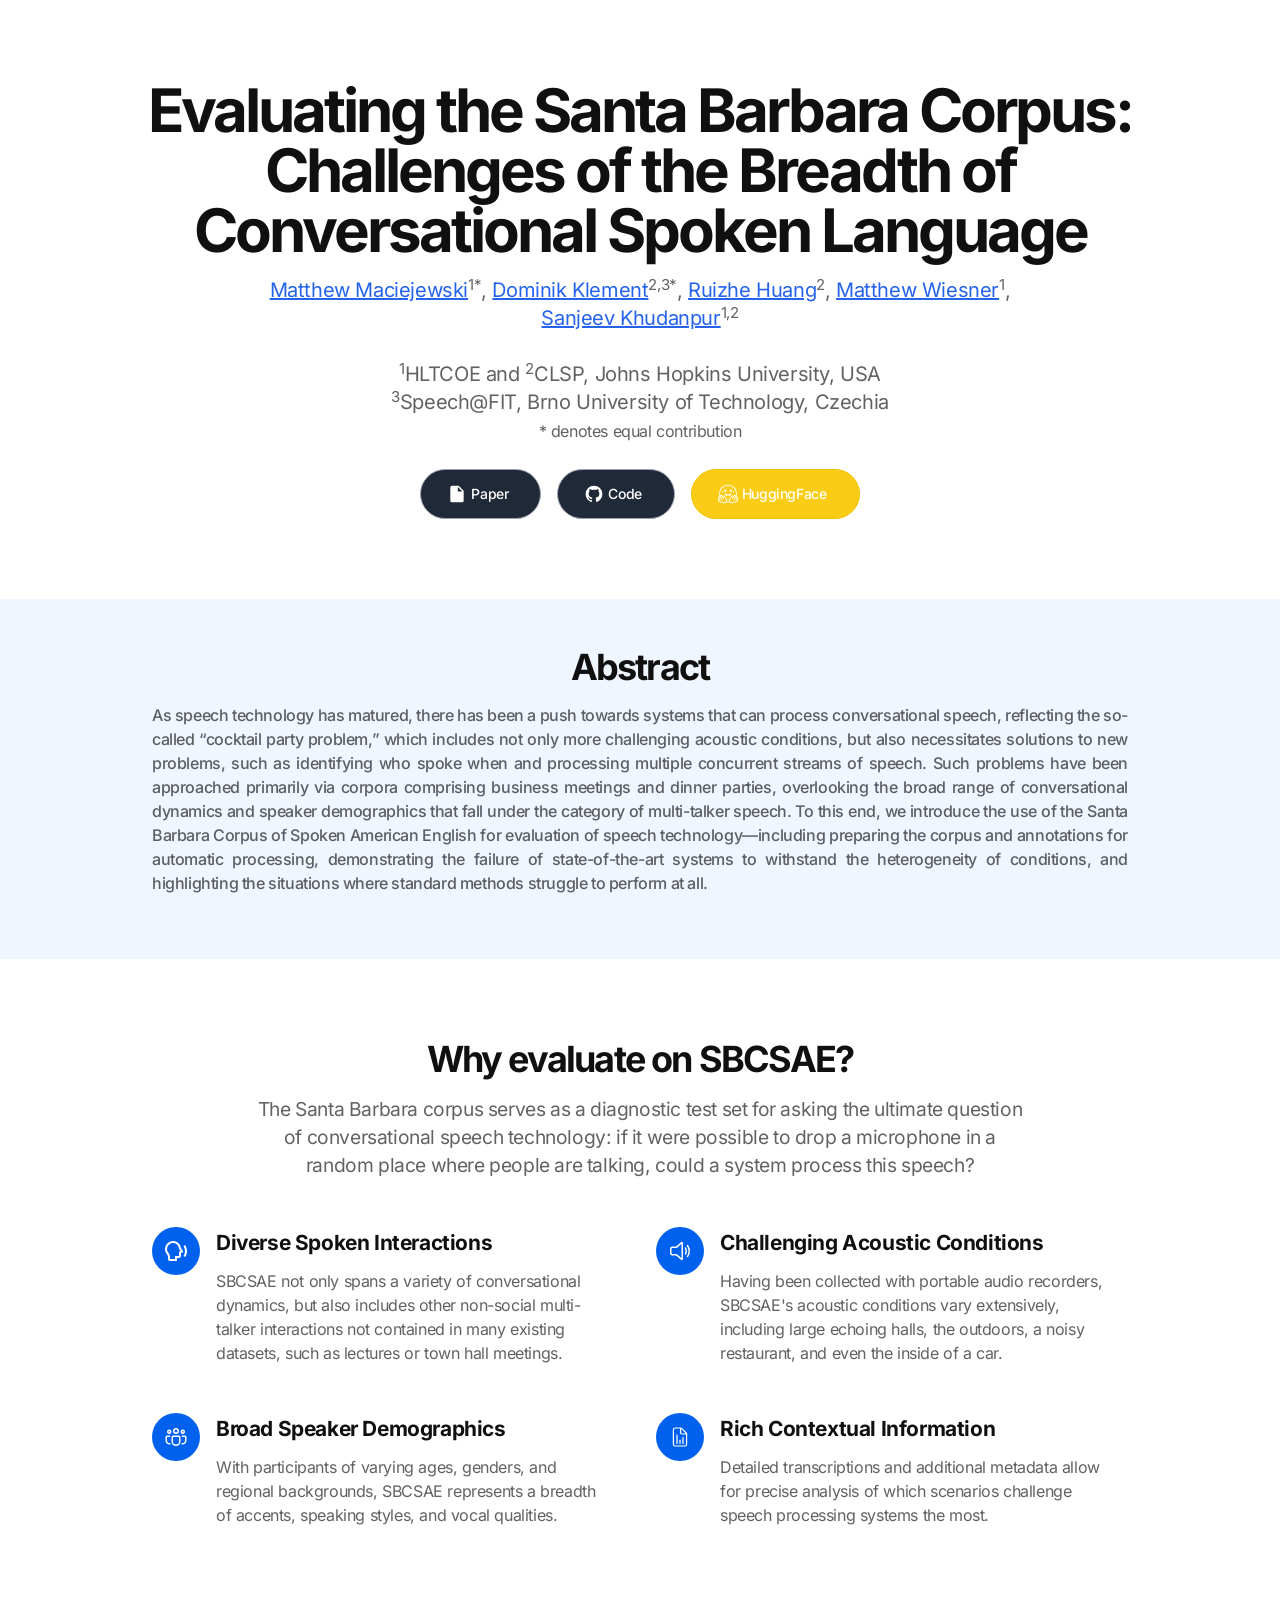
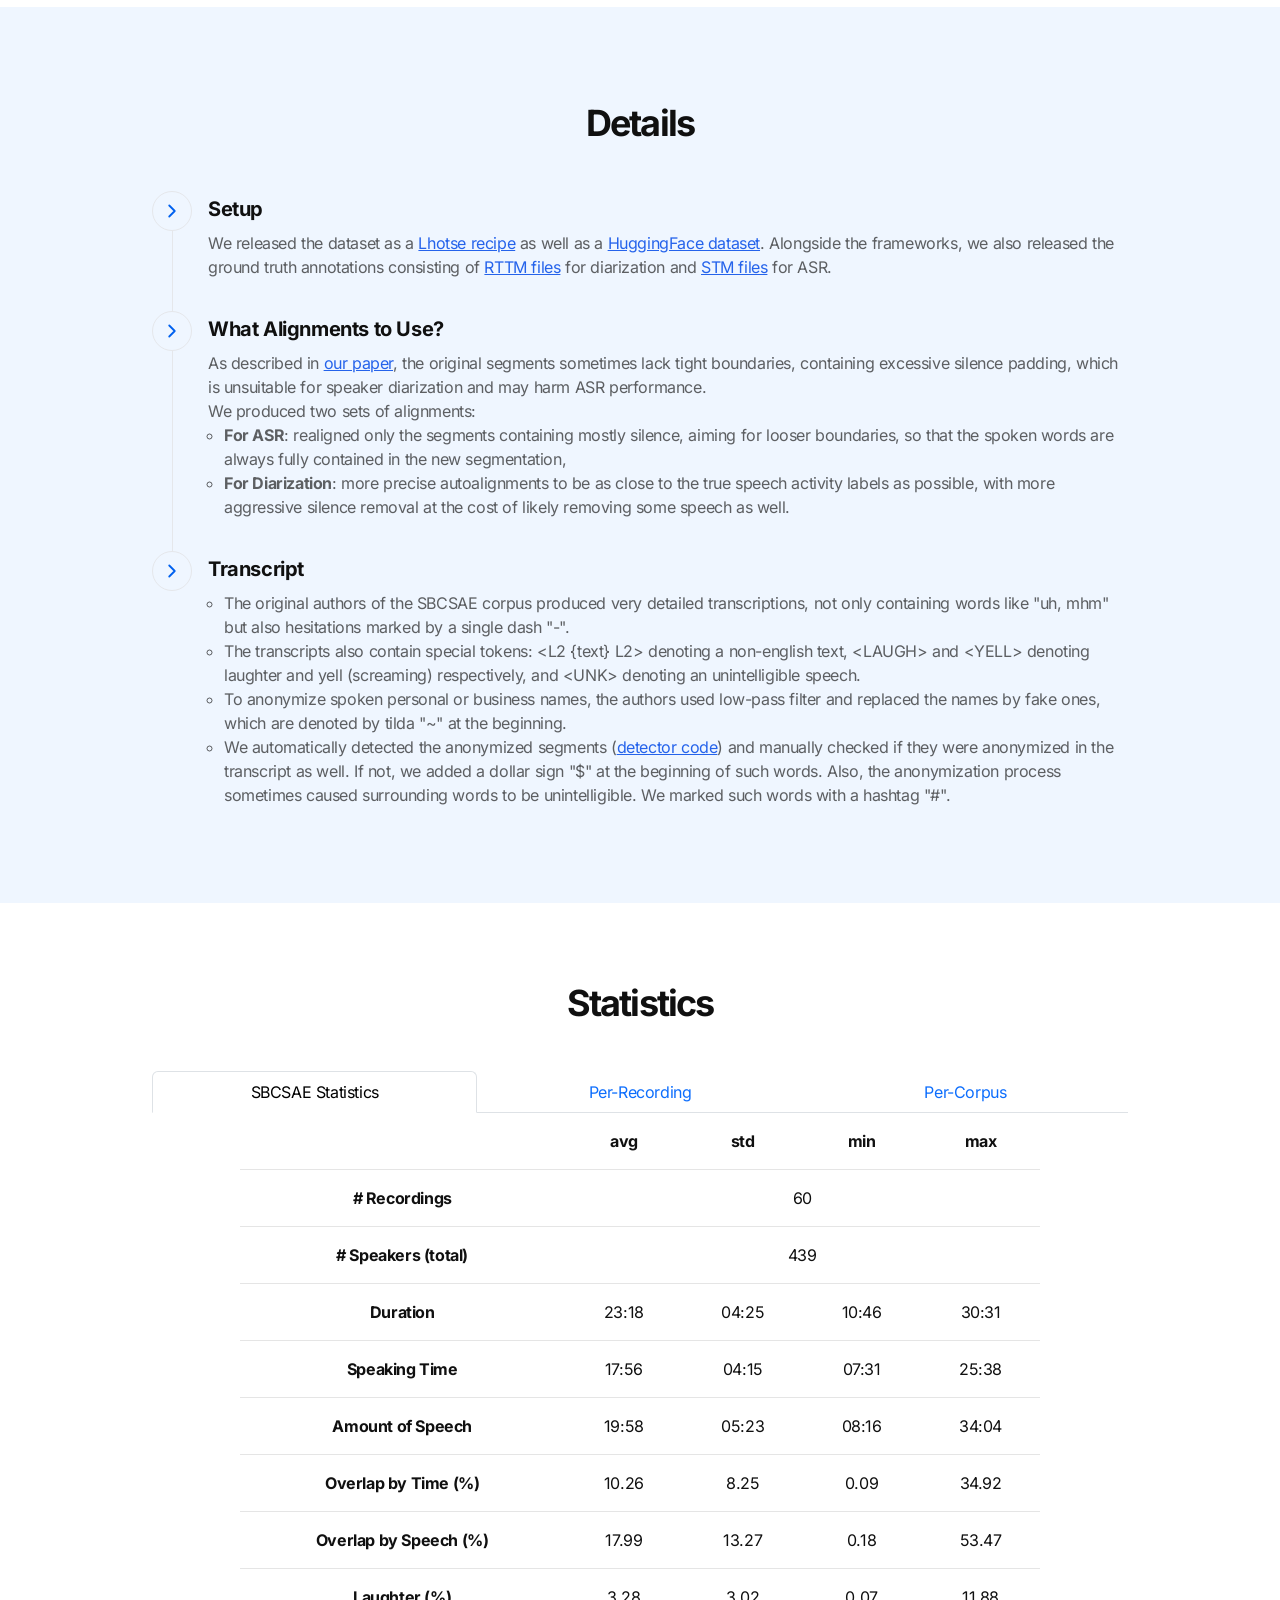
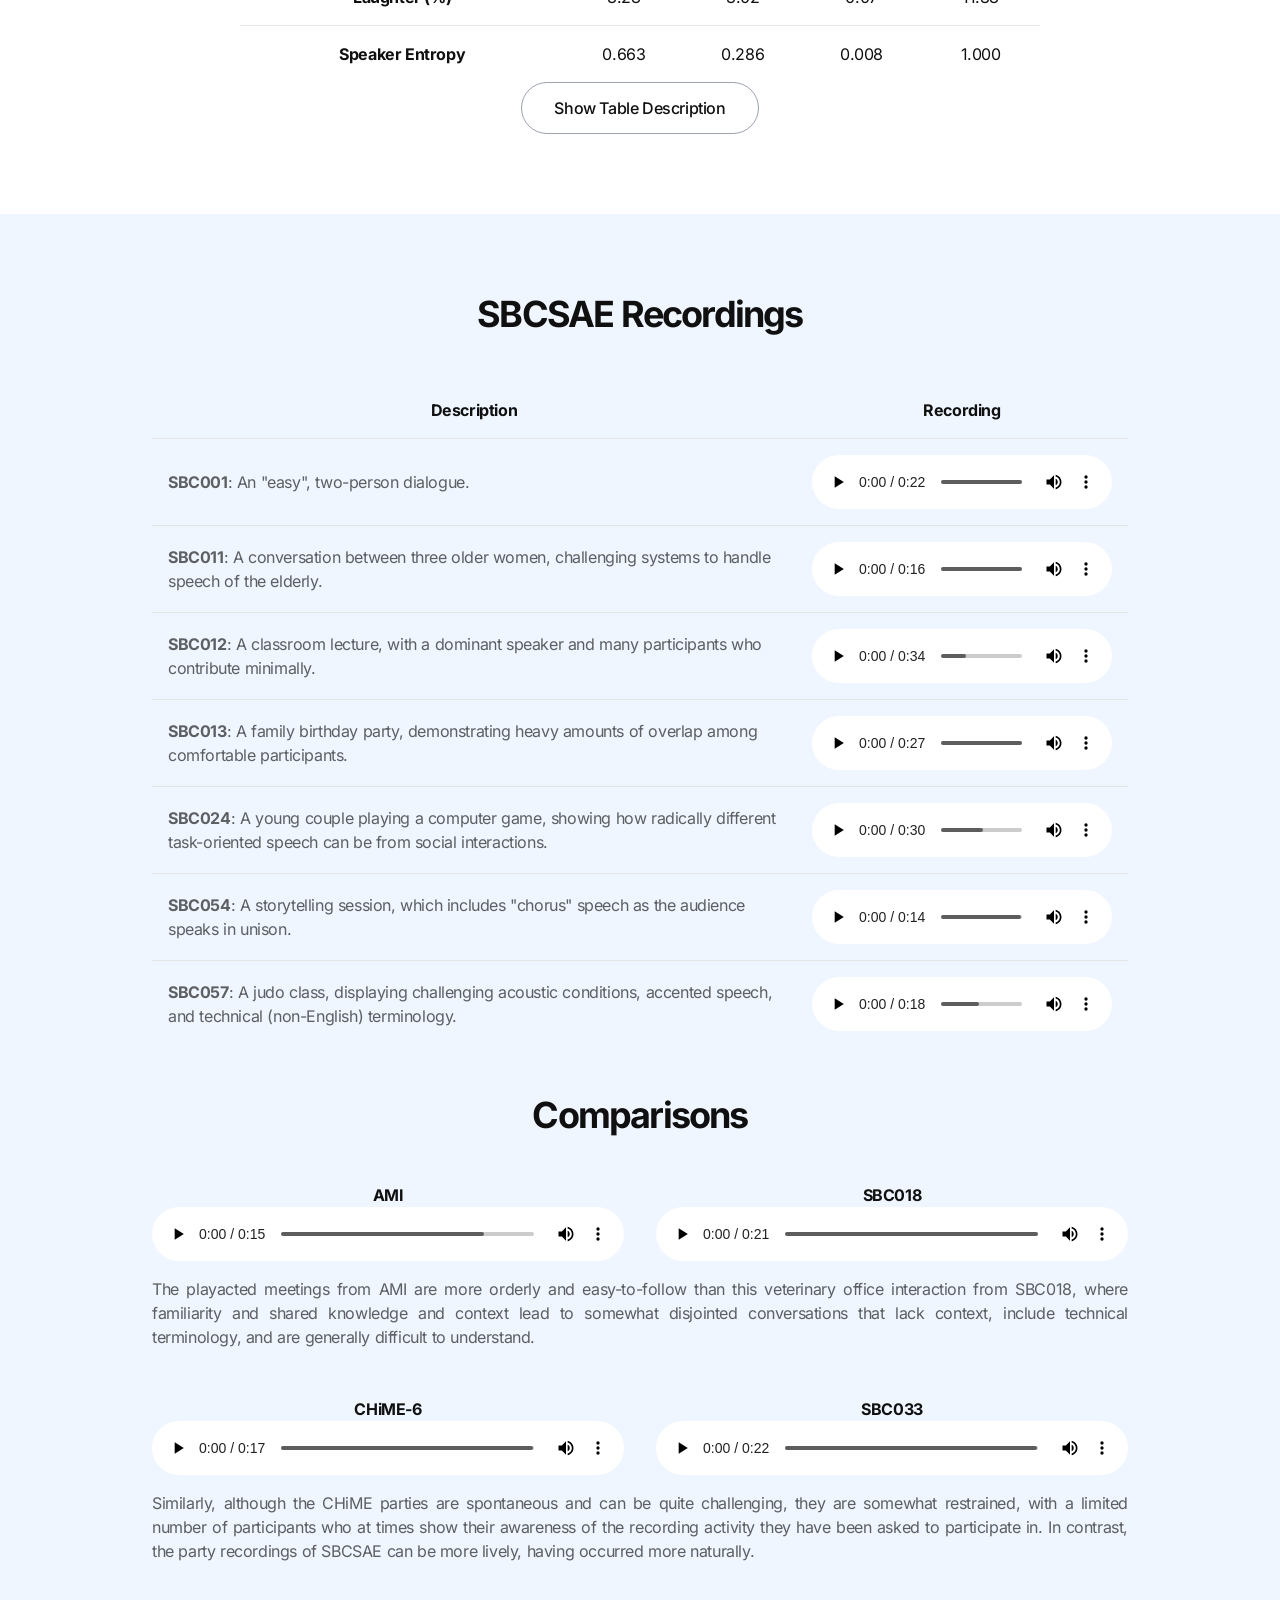
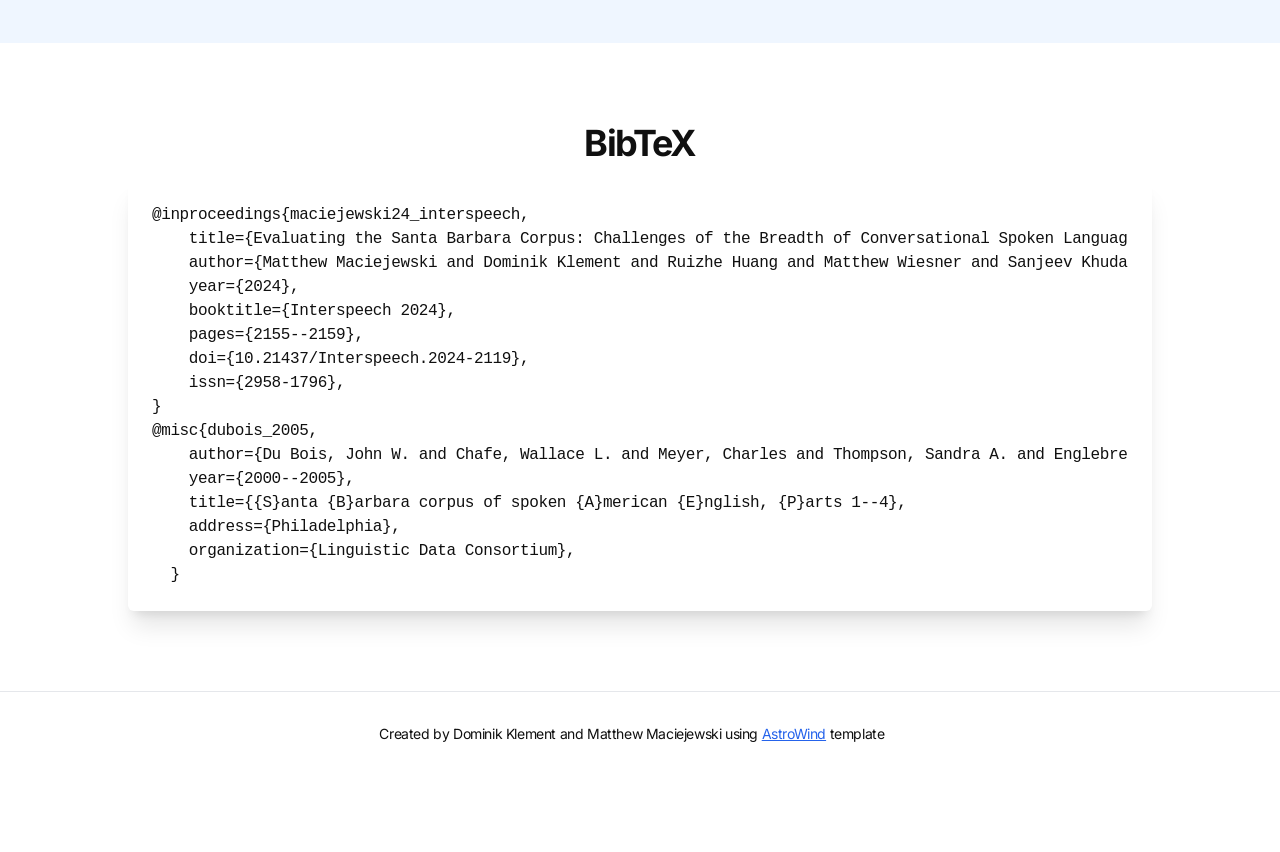
<file: index.html>
<!DOCTYPE html> <html class="2xl:text-[20px]" dir="ltr" lang="en"><head><meta charset="UTF-8"><meta content="width=device-width,initial-scale=1" name="viewport"><link href="sitemap-index.xml" rel="sitemap"><link href="assets/favicon.CGiRCjPI.ico" rel="shortcut icon"><link href="assets/favicon.vp_fBu0c.svg" rel="icon" type="image/svg+xml"><link href="assets/favicon.vp_fBu0c.svg" rel="mask-icon" color="#8D46E7"><link href="assets/apple-touch-icon.DHIlG7dp.png" rel="apple-touch-icon" sizes="180x180"><style>:root{--aw-font-sans:'Inter Variable';--aw-font-serif:'Inter Variable';--aw-font-heading:'Inter Variable';--aw-color-primary:rgb(1 97 239);--aw-color-secondary:rgb(1 84 207);--aw-color-accent:rgb(109 40 217);--aw-color-text-heading:rgb(0 0 0);--aw-color-text-default:rgb(16 16 16);--aw-color-text-muted:rgb(16 16 16 / 66%);--aw-color-bg-page:rgb(255 255 255);--aw-color-bg-page-dark:rgb(3 6 32)}.dark{--aw-font-sans:'Inter Variable';--aw-font-serif:'Inter Variable';--aw-font-heading:'Inter Variable';--aw-color-primary:rgb(1 97 239);--aw-color-secondary:rgb(1 84 207);--aw-color-accent:rgb(109 40 217);--aw-color-text-heading:rgb(247, 248, 248);--aw-color-text-default:rgb(229 236 246);--aw-color-text-muted:rgb(229 236 246 / 66%);--aw-color-bg-page:rgb(3 6 32)}.border-1{border-width:1px}.font-size-1rem{font-size:1rem!important}table{width:100%;width:min(900px,100%-3rem);margin-inline:auto;border-collapse:collapse;border-spacing:2rem}caption,td,th{padding:1rem}td,th{border-bottom:1px solid #e5e5e5}td{font-weight:400;font-size:1rem}tr:last-child td{border-bottom:none!important}col:nth-child(2){background:#f4feff}caption,td,th{text-align:center}@media (max-width:650px){td{display:grid;gap:2.5rem;grid-template-columns:1fr 1fr;padding:2rem 2rem}th{display:none}}audio::-webkit-media-controls-panel,audio::-webkit-media-controls-play-button{background-color:#fff;color:#fff}:root,[data-bs-theme=light]{--bs-blue:#0d6efd;--bs-indigo:#6610f2;--bs-purple:#6f42c1;--bs-pink:#d63384;--bs-red:#dc3545;--bs-orange:#fd7e14;--bs-yellow:#ffc107;--bs-green:#198754;--bs-teal:#20c997;--bs-cyan:#0dcaf0;--bs-black:#000;--bs-white:#fff;--bs-gray:#6c757d;--bs-gray-dark:#343a40;--bs-gray-100:#f8f9fa;--bs-gray-200:#e9ecef;--bs-gray-300:#dee2e6;--bs-gray-400:#ced4da;--bs-gray-500:#adb5bd;--bs-gray-600:#6c757d;--bs-gray-700:#495057;--bs-gray-800:#343a40;--bs-gray-900:#212529;--bs-primary:#0d6efd;--bs-secondary:#6c757d;--bs-success:#198754;--bs-info:#0dcaf0;--bs-warning:#ffc107;--bs-danger:#dc3545;--bs-light:#f8f9fa;--bs-dark:#212529;--bs-primary-rgb:13,110,253;--bs-secondary-rgb:108,117,125;--bs-success-rgb:25,135,84;--bs-info-rgb:13,202,240;--bs-warning-rgb:255,193,7;--bs-danger-rgb:220,53,69;--bs-light-rgb:248,249,250;--bs-dark-rgb:33,37,41;--bs-primary-text-emphasis:#052c65;--bs-secondary-text-emphasis:#2b2f32;--bs-success-text-emphasis:#0a3622;--bs-info-text-emphasis:#055160;--bs-warning-text-emphasis:#664d03;--bs-danger-text-emphasis:#58151c;--bs-light-text-emphasis:#495057;--bs-dark-text-emphasis:#495057;--bs-primary-bg-subtle:#cfe2ff;--bs-secondary-bg-subtle:#e2e3e5;--bs-success-bg-subtle:#d1e7dd;--bs-info-bg-subtle:#cff4fc;--bs-warning-bg-subtle:#fff3cd;--bs-danger-bg-subtle:#f8d7da;--bs-light-bg-subtle:#fcfcfd;--bs-dark-bg-subtle:#ced4da;--bs-primary-border-subtle:#9ec5fe;--bs-secondary-border-subtle:#c4c8cb;--bs-success-border-subtle:#a3cfbb;--bs-info-border-subtle:#9eeaf9;--bs-warning-border-subtle:#ffe69c;--bs-danger-border-subtle:#f1aeb5;--bs-light-border-subtle:#e9ecef;--bs-dark-border-subtle:#adb5bd;--bs-white-rgb:255,255,255;--bs-black-rgb:0,0,0;--bs-font-sans-serif:system-ui,-apple-system,'Segoe UI',Roboto,'Helvetica Neue','Noto Sans','Liberation Sans',Arial,sans-serif,'Apple Color Emoji','Segoe UI Emoji','Segoe UI Symbol','Noto Color Emoji';--bs-font-monospace:SFMono-Regular,Menlo,Monaco,Consolas,'Liberation Mono','Courier New',monospace;--bs-gradient:linear-gradient(180deg, rgba(255, 255, 255, 0.15), rgba(255, 255, 255, 0));--bs-body-font-family:var(--bs-font-sans-serif);--bs-body-font-size:1rem;--bs-body-font-weight:400;--bs-body-line-height:1.5;--bs-body-color:#212529;--bs-body-color-rgb:33,37,41;--bs-body-bg:#fff;--bs-body-bg-rgb:255,255,255;--bs-emphasis-color:#000;--bs-emphasis-color-rgb:0,0,0;--bs-secondary-color:rgba(33, 37, 41, 0.75);--bs-secondary-color-rgb:33,37,41;--bs-secondary-bg:#e9ecef;--bs-secondary-bg-rgb:233,236,239;--bs-tertiary-color:rgba(33, 37, 41, 0.5);--bs-tertiary-color-rgb:33,37,41;--bs-tertiary-bg:#f8f9fa;--bs-tertiary-bg-rgb:248,249,250;--bs-heading-color:inherit;--bs-link-color:#0d6efd;--bs-link-color-rgb:13,110,253;--bs-link-decoration:underline;--bs-link-hover-color:#0a58ca;--bs-link-hover-color-rgb:10,88,202;--bs-code-color:#d63384;--bs-highlight-color:#212529;--bs-highlight-bg:#fff3cd;--bs-border-width:1px;--bs-border-style:solid;--bs-border-color:#dee2e6;--bs-border-color-translucent:rgba(0, 0, 0, 0.175);--bs-border-radius:0.375rem;--bs-border-radius-sm:0.25rem;--bs-border-radius-lg:0.5rem;--bs-border-radius-xl:1rem;--bs-border-radius-xxl:2rem;--bs-border-radius-2xl:var(--bs-border-radius-xxl);--bs-border-radius-pill:50rem;--bs-box-shadow:0 0.5rem 1rem rgba(0, 0, 0, 0.15);--bs-box-shadow-sm:0 0.125rem 0.25rem rgba(0, 0, 0, 0.075);--bs-box-shadow-lg:0 1rem 3rem rgba(0, 0, 0, 0.175);--bs-box-shadow-inset:inset 0 1px 2px rgba(0, 0, 0, 0.075);--bs-focus-ring-width:0.25rem;--bs-focus-ring-opacity:0.25;--bs-focus-ring-color:rgba(13, 110, 253, 0.25);--bs-form-valid-color:#198754;--bs-form-valid-border-color:#198754;--bs-form-invalid-color:#dc3545;--bs-form-invalid-border-color:#dc3545}[data-bs-theme=dark]{color-scheme:dark;--bs-body-color:#dee2e6;--bs-body-color-rgb:222,226,230;--bs-body-bg:#212529;--bs-body-bg-rgb:33,37,41;--bs-emphasis-color:#fff;--bs-emphasis-color-rgb:255,255,255;--bs-secondary-color:rgba(222, 226, 230, 0.75);--bs-secondary-color-rgb:222,226,230;--bs-secondary-bg:#343a40;--bs-secondary-bg-rgb:52,58,64;--bs-tertiary-color:rgba(222, 226, 230, 0.5);--bs-tertiary-color-rgb:222,226,230;--bs-tertiary-bg:#2b3035;--bs-tertiary-bg-rgb:43,48,53;--bs-primary-text-emphasis:#6ea8fe;--bs-secondary-text-emphasis:#a7acb1;--bs-success-text-emphasis:#75b798;--bs-info-text-emphasis:#6edff6;--bs-warning-text-emphasis:#ffda6a;--bs-danger-text-emphasis:#ea868f;--bs-light-text-emphasis:#f8f9fa;--bs-dark-text-emphasis:#dee2e6;--bs-primary-bg-subtle:#031633;--bs-secondary-bg-subtle:#161719;--bs-success-bg-subtle:#051b11;--bs-info-bg-subtle:#032830;--bs-warning-bg-subtle:#332701;--bs-danger-bg-subtle:#2c0b0e;--bs-light-bg-subtle:#343a40;--bs-dark-bg-subtle:#1a1d20;--bs-primary-border-subtle:#084298;--bs-secondary-border-subtle:#41464b;--bs-success-border-subtle:#0f5132;--bs-info-border-subtle:#087990;--bs-warning-border-subtle:#997404;--bs-danger-border-subtle:#842029;--bs-light-border-subtle:#495057;--bs-dark-border-subtle:#343a40;--bs-heading-color:inherit;--bs-link-color:#6ea8fe;--bs-link-hover-color:#8bb9fe;--bs-link-color-rgb:110,168,254;--bs-link-hover-color-rgb:139,185,254;--bs-code-color:#e685b5;--bs-highlight-color:#dee2e6;--bs-highlight-bg:#664d03;--bs-border-color:#495057;--bs-border-color-translucent:rgba(255, 255, 255, 0.15);--bs-form-valid-color:#75b798;--bs-form-valid-border-color:#75b798;--bs-form-invalid-color:#ea868f;--bs-form-invalid-border-color:#ea868f}.nav{--bs-nav-link-padding-x:1rem;--bs-nav-link-padding-y:0.5rem;--bs-nav-link-font-weight: ;--bs-nav-link-color:var(--bs-link-color);--bs-nav-link-hover-color:var(--bs-link-hover-color);--bs-nav-link-disabled-color:var(--bs-secondary-color);display:flex;flex-wrap:wrap;padding-left:0;margin-bottom:0;list-style:none}.nav-link{display:block;padding:var(--bs-nav-link-padding-y) var(--bs-nav-link-padding-x);font-size:var(--bs-nav-link-font-size);font-weight:var(--bs-nav-link-font-weight);color:var(--bs-nav-link-color);text-decoration:none;background:0 0;border:0;transition:color .15s ease-in-out,background-color .15s ease-in-out,border-color .15s ease-in-out}@media (prefers-reduced-motion:reduce){.nav-link{transition:none}}.nav-link:focus,.nav-link:hover{color:var(--bs-nav-link-hover-color)}.nav-link:focus-visible{outline:0;box-shadow:0 0 0 .25rem rgba(13,110,253,.25)}.nav-link.disabled,.nav-link:disabled{color:var(--bs-nav-link-disabled-color);pointer-events:none;cursor:default}.nav-tabs{--bs-nav-tabs-border-width:var(--bs-border-width);--bs-nav-tabs-border-color:var(--bs-border-color);--bs-nav-tabs-border-radius:var(--bs-border-radius);--bs-nav-tabs-link-hover-border-color:var(--bs-secondary-bg) var(--bs-secondary-bg) var(--bs-border-color);--bs-nav-tabs-link-active-color:var(--bs-emphasis-color);--bs-nav-tabs-link-active-bg:var(--bs-body-bg);--bs-nav-tabs-link-active-border-color:var(--bs-border-color) var(--bs-border-color) var(--bs-body-bg);border-bottom:var(--bs-nav-tabs-border-width) solid var(--bs-nav-tabs-border-color)}.nav-tabs .nav-link{margin-bottom:calc(-1 * var(--bs-nav-tabs-border-width));border:var(--bs-nav-tabs-border-width) solid transparent;border-top-left-radius:var(--bs-nav-tabs-border-radius);border-top-right-radius:var(--bs-nav-tabs-border-radius)}.nav-tabs .nav-link:focus,.nav-tabs .nav-link:hover{isolation:isolate;border-color:var(--bs-nav-tabs-link-hover-border-color)}.nav-tabs .nav-item.show .nav-link,.nav-tabs .nav-link.active{color:var(--bs-nav-tabs-link-active-color);background-color:var(--bs-nav-tabs-link-active-bg);border-color:var(--bs-nav-tabs-link-active-border-color)}.nav-tabs .dropdown-menu{margin-top:calc(-1 * var(--bs-nav-tabs-border-width));border-top-left-radius:0;border-top-right-radius:0}.tab-content>.tab-pane{display:none}.tab-content>.active{display:block}.fade{transition:opacity .15s linear}@media (prefers-reduced-motion:reduce){.fade{transition:none}}.fade:not(.show){opacity:0}.collapse{visibility:visible!important}.collapse:not(.show){display:none}.collapsing{height:0;overflow:hidden;transition:height .35s ease}@media (prefers-reduced-motion:reduce){.collapsing{transition:none}}.collapsing.collapse-horizontal{width:0;height:auto;transition:width .35s ease}@media (prefers-reduced-motion:reduce){.collapsing.collapse-horizontal{transition:none}}</style><script>!function(){const e="light:only";function t(e){"dark"===e?document.documentElement.classList.add("dark"):document.documentElement.classList.remove("dark");const t=document.querySelectorAll("[data-aw-toggle-color-scheme] > input");t&&t.length&&t.forEach((t=>{t.checked="dark"!==e}))}e&&e.endsWith(":only")||!localStorage.theme?t(e.replace(":only","")):"dark"===localStorage.theme||!("theme"in localStorage)&&window.matchMedia("(prefers-color-scheme: dark)").matches?t("dark"):t("light")}()</script><title>SBCSAE: Evaluating the Santa Barbara Corpus</title><meta content="Evaluating the Santa Barbara Corpus: Challenges of the Breadth of Conversational Spoken Language" name="description"><meta content="index,follow" name="robots"><link href="https://domklement.github.io" rel="canonical"><meta content="SBCSAE: Evaluating the Santa Barbara Corpus" property="og:title"><meta content="Evaluating the Santa Barbara Corpus: Challenges of the Breadth of Conversational Spoken Language" property="og:description"><meta content="https://domklement.github.io" property="og:url"><meta content="website" property="og:type"><meta content="https://domklement.github.io/assets/default.CczmzLWf_1yk8fz.webp" property="og:image"><meta content="en" property="og:locale"><meta content="SBCSAE: Evaluating the Santa Barbara Corpus" property="og:site_name"><meta content="summary_large_image" name="twitter:card"><meta content="@onwidget" name="twitter:site"><meta content="@onwidget" name="twitter:creator"><meta content="true" name="astro-view-transitions-enabled"><meta content="swap" name="astro-view-transitions-fallback"><script src="https://cdn.jsdelivr.net/npm/bootstrap@5.1.3/dist/js/bootstrap.bundle.min.js" crossorigin="anonymous" integrity="sha384-ka7Sk0Gln4gmtz2MlQnikT1wXgYsOg+OMhuP+IlRH9sENBO0LRn5q+8nbTov4+1p"></script><link href="assets/privacy.DiD6aKRY.css" rel="stylesheet"><script src="assets/hoisted.CDxccyyX.js" type="module"></script></head><body class="antialiased bg-page text-default tracking-tight"><main><section class="relative not-prose md:-mt-[76px]"><div class="absolute inset-0 pointer-events-none" aria-hidden="true"></div><div class="mx-auto relative px-4 max-w-7xl sm:px-6"><div class="pointer-events-none md:pt-[76px] pt-0"></div><div class="md:py-20 py-12"><div class="text-center max-w-5xl md:pb-16 mx-auto pb-0"><h1 class="font-bold font-heading leading-tighter tracking-tighter mb-4 dark:text-gray-200 md:text-6xl text-5xl">Evaluating the Santa Barbara Corpus: Challenges of the Breadth of Conversational Spoken Language</h1><div class="mx-auto max-w-3xl"><p class="text-muted text-xl dark:text-slate-300 mb-6"><a class="dark:text-muted text-blue-600 underline" href="https://www.mmaciejewski.com/" target="_blank">Matthew Maciejewski</a><sup>1*</sup>, <a class="dark:text-muted text-blue-600 underline" href="https://www.linkedin.com/in/dominik-klement/" target="_blank">Dominik Klement</a><sup>2,3*</sup>, <a class="dark:text-muted text-blue-600 underline" href="https://www.linkedin.com/in/ruizhe-huang-0929644a/" target="_blank">Ruizhe Huang</a><sup>2</sup>, <a class="dark:text-muted text-blue-600 underline" href="https://m-wiesner.github.io/" target="_blank">Matthew Wiesner</a><sup>1</sup>, <a class="dark:text-muted text-blue-600 underline" href="https://engineering.jhu.edu/faculty/sanjeev-khudanpur/" target="_blank">Sanjeev Khudanpur</a><sup>1,2</sup><br><br><sup>1</sup>HLTCOE and <sup>2</sup>CLSP, Johns Hopkins University, USA<br><sup>3</sup>Speech@FIT, Brno University of Technology, Czechia<br><small>* denotes equal contribution</small></p><div class="flex flex-col flex-nowrap gap-4 m-auto max-w-xs sm:flex-row sm:justify-center sm:max-w-md"><div class="flex sm:w-auto w-full"><a class="w-full sm:mb-0 btn-dark" href="https://www.isca-archive.org/interspeech_2024/maciejewski24_interspeech.html" target="_blank" rel="noopener noreferrer"><svg class="-ml-1.5 h-5 inline-block mr-1 rtl:-ml-1.5 rtl:mr-1 w-5" data-icon="mdi:paper" height="1em" viewBox="0 0 24 24" width="1em"><symbol id="ai:mdi:paper"><path d="M13 9V3.5L18.5 9M6 2c-1.11 0-2 .89-2 2v16a2 2 0 0 0 2 2h12a2 2 0 0 0 2-2V8l-6-6z" fill="currentColor"/></symbol><use xlink:href="#ai:mdi:paper"></use></svg>Paper</a></div><div class="flex sm:w-auto w-full"><a class="w-full sm:mb-0 btn-dark" href="https://github.com/mmaciej2/sbcsae_preparation" target="_blank" rel="noopener noreferrer"><svg class="-ml-1.5 h-5 inline-block mr-1 rtl:-ml-1.5 rtl:mr-1 w-5" data-icon="mdi:github" height="1em" viewBox="0 0 24 24" width="1em"><symbol id="ai:mdi:github"><path d="M12 2A10 10 0 0 0 2 12c0 4.42 2.87 8.17 6.84 9.5c.5.08.66-.23.66-.5v-1.69c-2.77.6-3.36-1.34-3.36-1.34c-.46-1.16-1.11-1.47-1.11-1.47c-.91-.62.07-.6.07-.6c1 .07 1.53 1.03 1.53 1.03c.87 1.52 2.34 1.07 2.91.83c.09-.65.35-1.09.63-1.34c-2.22-.25-4.55-1.11-4.55-4.92c0-1.11.38-2 1.03-2.71c-.1-.25-.45-1.29.1-2.64c0 0 .84-.27 2.75 1.02c.79-.22 1.65-.33 2.5-.33s1.71.11 2.5.33c1.91-1.29 2.75-1.02 2.75-1.02c.55 1.35.2 2.39.1 2.64c.65.71 1.03 1.6 1.03 2.71c0 3.82-2.34 4.66-4.57 4.91c.36.31.69.92.69 1.85V21c0 .27.16.59.67.5C19.14 20.16 22 16.42 22 12A10 10 0 0 0 12 2" fill="currentColor"/></symbol><use xlink:href="#ai:mdi:github"></use></svg>Code</a></div><div class="flex sm:w-auto w-full"><a class="w-full sm:mb-0 btn-yellow" href="https://huggingface.co/datasets/dklement/SBCSAE" target="_blank" rel="noopener noreferrer"><svg class="-ml-1.5 h-5 inline-block mr-1 rtl:-ml-1.5 rtl:mr-1 w-5" data-icon="simple-icons:huggingface" height="1em" viewBox="0 0 24 24" width="1em"><symbol id="ai:simple-icons:huggingface"><path d="M1.445 11.506c0 1.102.167 2.158.484 3.156c-.038-.003-.069-.006-.106-.006c-.42 0-.801.16-1.07.452c-.345.373-.498.833-.431 1.293a1.6 1.6 0 0 0 .214.597a1.43 1.43 0 0 0-.484.758c-.065.245-.131.754.215 1.28l-.063.105c-.208.392-.22.837-.037 1.25c.279.626.97 1.118 2.313 1.647c.835.329 1.599.54 1.605.543c1.105.284 2.104.427 2.97.427c1.417 0 2.475-.384 3.152-1.144c1.538.265 2.79.14 3.592.006c.677.755 1.733 1.139 3.147 1.139c.864 0 1.864-.143 2.969-.428c.006-.002.77-.214 1.605-.543c1.343-.53 2.034-1.021 2.313-1.647a1.4 1.4 0 0 0-.037-1.25l-.063-.105c.346-.525.28-1.035.215-1.28a1.43 1.43 0 0 0-.484-.758q.166-.27.215-.597c.066-.46-.087-.92-.432-1.293a1.43 1.43 0 0 0-1.07-.452l-.06.002a10.4 10.4 0 0 0 .485-3.152c0-5.807-4.736-10.514-10.579-10.514c-5.842 0-10.578 4.707-10.578 10.514m10.578-9.483c5.273 0 9.548 4.246 9.548 9.483a9.4 9.4 0 0 1-.27 2.236l-.011-.015a1.42 1.42 0 0 0-1.108-.506c-.352 0-.714.115-1.076.344c-.24.151-.506.422-.78.76c-.253-.35-.607-.584-1.013-.647a1.5 1.5 0 0 0-.235-.018c-.926 0-1.482.8-1.693 1.518c-.105.243-.607 1.348-1.361 2.098c-1.169 1.16-1.446 2.353-.84 3.638a9.3 9.3 0 0 1-2.365-.006c.59-1.212.363-2.439-.843-3.632c-.755-.75-1.256-1.855-1.361-2.098c-.21-.718-.767-1.518-1.694-1.518q-.117 0-.234.018c-.406.063-.76.297-1.014.646c-.273-.337-.539-.608-.779-.76c-.362-.228-.724-.343-1.076-.343c-.427 0-.81.17-1.082.478a9.4 9.4 0 0 1-.26-2.193c0-5.237 4.275-9.483 9.547-9.483m-3.379 4.98a1.36 1.36 0 0 0-.629 2.563c.351.186.489-.526.836-.648c.311-.11.841.399 1.008.086a1.36 1.36 0 0 0-.562-1.84a1.4 1.4 0 0 0-.653-.16m6.84 0a1.36 1.36 0 0 0-1.215 2c.168.314.698-.195 1.009-.085c.347.122.486.835.838.648a1.36 1.36 0 0 0 .562-1.84a1.37 1.37 0 0 0-1.193-.722M5.729 8.423a.877.877 0 0 0-.877.877c0 .484.393.877.877.877a.877.877 0 0 0 .877-.877a.877.877 0 0 0-.877-.877m12.644 0a.88.88 0 0 0-.88.877a.88.88 0 0 0 .88.877a.877.877 0 0 0 .876-.877a.877.877 0 0 0-.877-.877m-9.58 3.037c-.178-.003-.279.11-.279.416c0 .81.388 2.125 1.428 2.924c.207-.712 1.346-1.283 1.508-1.201c.232.116.22.441.608.726c.388-.285.374-.61.605-.726c.163-.082 1.301.489 1.508 1.201c1.04-.799 1.428-2.114 1.428-2.924c0-1.221-1.583.64-3.541.649c-1.469-.007-2.727-1.056-3.264-1.065m-4.48 3.018c.58.365 1.696 2.275 2.106 3.018a.66.66 0 0 0 .582.353c.418 0 .746-.414.039-.94c-1.064-.79-.692-2.084-.184-2.164a.4.4 0 0 1 .066-.004c.462 0 .666.79.666.79s.596 1.49 1.622 2.508c.942.935 1.062 1.703.496 2.666c-.016-.004-.016.023-.148.215a1.9 1.9 0 0 1-.72.615c-.505.227-1.139.27-1.783.27a11.8 11.8 0 0 1-2.697-.337c-.03-.007-3.65-.956-3.192-1.822c.077-.145.204-.203.364-.203c.646 0 1.823.955 2.328.955c.113 0 .196-.086.228-.203c.225-.805-3.278-1.052-2.984-2.164c.052-.197.193-.276.39-.276c.854 0 2.77 1.493 3.173 1.493q.046 0 .064-.028c.201-.322.11-.586-1.309-1.44c-1.418-.853-2.431-1.328-1.865-1.94c.065-.072.157-.102.27-.102c.86 0 2.894 1.84 2.894 1.84s.549.568.881.568a.2.2 0 0 0 .186-.105c.235-.395-2.186-2.219-2.323-2.971c-.092-.51.064-.768.356-.768c0 .008.17-.029.494.176m16.226.592c-.137.752-2.558 2.576-2.323 2.97c.044.074.11.106.186.106c.332 0 .88-.568.88-.568s2.034-1.84 2.896-1.84c.112 0 .204.03.269.101c.566.613-.447 1.088-1.865 1.942c-1.419.853-1.51 1.116-1.309 1.44q.018.027.064.027c.402 0 2.318-1.493 3.172-1.493c.198 0 .34.079.391.276c.294 1.112-3.21 1.36-2.984 2.164c.032.117.115.203.228.203c.505 0 1.682-.955 2.328-.955c.16 0 .287.058.364.203c.459.866-3.163 1.815-3.192 1.822c-.596.154-1.66.336-2.697.336c-.636 0-1.261-.04-1.764-.26a1.9 1.9 0 0 1-.739-.624c-.04-.069-.102-.148-.142-.205c-.573-.968-.455-1.738.49-2.676c1.026-1.019 1.621-2.508 1.621-2.508s.205-.79.666-.79a.4.4 0 0 1 .067.004c.508.08.88 1.374-.184 2.165c-.707.525-.38.94.04.94a.66.66 0 0 0 .581-.354c.41-.743 1.527-2.653 2.106-3.018c.559-.353.99-.182.85.592" fill="currentColor"/></symbol><use xlink:href="#ai:simple-icons:huggingface"></use></svg>HuggingFace</a></div></div></div></div><div></div></div></div></section><section class="not-prose bg-blue-50 dark:bg-slate-800"><div class="text-center mx-auto font-medium max-w-6xl md:pt-12 px-4 py-4 sm:px-6 text-md"><div class="text-center md:mx-auto mb-8 md:mb-12 max-w-5xl md:px-6 px-4"><h2 class="font-bold font-heading leading-tighter tracking-tighter text-heading md:text-4xl text-3xl">Abstract</h2><p style="font-size:1.2rem" class="text-muted text-justify font-size-1rem mt-4">As speech technology has matured, there has been a push towards systems that can process conversational speech, reflecting the so-called “cocktail party problem,” which includes not only more challenging acoustic conditions, but also necessitates solutions to new problems, such as identifying who spoke when and processing multiple concurrent streams of speech. Such problems have been approached primarily via corpora comprising business meetings and dinner parties, overlooking the broad range of conversational dynamics and speaker demographics that fall under the category of multi-talker speech. To this end, we introduce the use of the Santa Barbara Corpus of Spoken American English for evaluation of speech technology—including preparing the corpus and annotations for automatic processing, demonstrating the failure of state-of-the-art systems to withstand the heterogeneity of conditions, and highlighting the situations where standard methods struggle to perform at all.</p></div></div></section><section class="relative not-prose scroll-mt-[72px]" id="features"><div class="absolute inset-0 pointer-events-none -z-[1]" aria-hidden="true"><div class="absolute inset-0"></div></div><div class="mx-auto relative px-4 lg:py-20 md:px-6 md:py-16 py-12 text-default max-w-5xl"><div class="text-center md:mx-auto mb-8 md:mb-12 max-w-3xl"><h2 class="font-bold font-heading leading-tighter tracking-tighter text-heading md:text-4xl text-3xl">Why evaluate on SBCSAE?</h2><p style="font-size:1.2rem" class="text-muted mt-4 text-xl">The Santa Barbara corpus serves as a diagnostic test set for asking the ultimate question of conversational speech technology: if it were possible to drop a microphone in a random place where people are talking, could a system process this speech?</p></div><div class="mx-auto gap-8 grid md:gap-y-12 sm:grid-cols-2"><div><div class="flex flex-row max-w-md"><div class="flex justify-center"><svg class="mr-4 rtl:ml-4 rtl:mr-0 bg-primary h-10 md:h-12 md:p-3 md:w-12 p-2 rounded-full text-white w-10" data-icon="ri:speak-line" height="1em" viewBox="0 0 24 24" width="1em"><symbol id="ai:ri:speak-line"><path d="M16.934 8.965A8.002 8.002 0 0 0 1 10c0 1.892.657 3.631 1.756 5.001C3.564 16.01 4 17.125 4 18.306V22h9l.001-3H15a2 2 0 0 0 2-2v-2.929l1.96-.84c.342-.146.372-.494.224-.727zM3 10a6 6 0 0 1 11.95-.779l.057.442l1.543 2.425l-1.55.664V17h-3.998L11 20H6v-1.694c0-1.639-.591-3.192-1.685-4.556A5.97 5.97 0 0 1 3 10m18.154 8.102l-1.665-1.11A8.96 8.96 0 0 0 21 12a8.96 8.96 0 0 0-1.51-4.993l1.664-1.11A10.95 10.95 0 0 1 23 12c0 2.258-.68 4.356-1.846 6.102" fill="currentColor"/></symbol><use xlink:href="#ai:ri:speak-line"></use></svg></div><div class="mt-0.5"><h3 class="font-bold text-xl md:text-[1.3rem]">Diverse Spoken Interactions</h3><p class="text-muted mt-3">SBCSAE not only spans a variety of conversational dynamics, but also includes other non-social multi-talker interactions not contained in many existing datasets, such as lectures or town hall meetings.</p></div></div></div><div><div class="flex flex-row max-w-md"><div class="flex justify-center"><svg class="mr-4 rtl:ml-4 rtl:mr-0 bg-primary h-10 md:h-12 md:p-3 md:w-12 p-2 rounded-full text-white w-10" data-icon="fluent:speaker-2-24-regular" height="1em" viewBox="0 0 24 24" width="1em"><symbol id="ai:fluent:speaker-2-24-regular"><path d="M15 4.25c0-1.08-1.274-1.651-2.08-.935L8.427 7.31a.75.75 0 0 1-.498.19H4.25A2.25 2.25 0 0 0 2 9.748v4.497a2.25 2.25 0 0 0 2.25 2.25h3.68a.75.75 0 0 1 .498.19l4.491 3.993c.806.717 2.081.145 2.081-.934zM9.425 8.43L13.5 4.806v14.382l-4.075-3.623a2.25 2.25 0 0 0-1.495-.569H4.25a.75.75 0 0 1-.75-.75V9.748a.75.75 0 0 1 .75-.75h3.68a2.25 2.25 0 0 0 1.495-.568m9.567-2.533a.75.75 0 0 1 1.049.156A9.96 9.96 0 0 1 22 12a9.96 9.96 0 0 1-1.96 5.947a.75.75 0 1 1-1.205-.893A8.46 8.46 0 0 0 20.5 12a8.46 8.46 0 0 0-1.665-5.053a.75.75 0 0 1 .157-1.05m-1.849 2.472a.75.75 0 0 1 1.017.302c.536.991.84 2.125.84 3.329a7 7 0 0 1-.84 3.328a.75.75 0 0 1-1.32-.714c.42-.777.66-1.667.66-2.615a5.5 5.5 0 0 0-.66-2.614a.75.75 0 0 1 .303-1.016" fill="currentColor"/></symbol><use xlink:href="#ai:fluent:speaker-2-24-regular"></use></svg></div><div class="mt-0.5"><h3 class="font-bold text-xl md:text-[1.3rem]">Challenging Acoustic Conditions</h3><p class="text-muted mt-3">Having been collected with portable audio recorders, SBCSAE's acoustic conditions vary extensively, including large echoing halls, the outdoors, a noisy restaurant, and even the inside of a car.</p></div></div></div><div><div class="flex flex-row max-w-md"><div class="flex justify-center"><svg class="mr-4 rtl:ml-4 rtl:mr-0 bg-primary h-10 md:h-12 md:p-3 md:w-12 p-2 rounded-full text-white w-10" data-icon="fluent:people-team-16-regular" height="1em" viewBox="0 0 16 16" width="1em"><symbol id="ai:fluent:people-team-16-regular"><path d="M6.002 4a1.998 1.998 0 1 1 3.996 0a1.998 1.998 0 0 1-3.996 0M8 3.002a.998.998 0 1 0 0 1.996a.998.998 0 0 0 0-1.996M11 4.5a1.5 1.5 0 1 1 3 0a1.5 1.5 0 0 1-3 0m1.5-.5a.5.5 0 1 0 0 1a.5.5 0 0 0 0-1m-9-1a1.5 1.5 0 1 0 0 3a1.5 1.5 0 0 0 0-3M3 4.5a.5.5 0 1 1 1 0a.5.5 0 0 1-1 0M4.268 7A2 2 0 0 0 4 8H2v2.5a1.5 1.5 0 0 0 2.096 1.377c.074.331.19.647.34.942A2.5 2.5 0 0 1 1 10.5V8a1 1 0 0 1 1-1zm7.296 5.819A2.5 2.5 0 0 0 15 10.5V8a1 1 0 0 0-1-1h-2.268c.17.294.268.635.268 1h2v2.5a1.5 1.5 0 0 1-2.096 1.377q-.114.498-.34.942M6 6.999a1 1 0 0 0-1 1V11a3 3 0 0 0 6 0V8a1 1 0 0 0-1-1zm0 1h4V11a2 2 0 0 1-4 0z" fill="currentColor"/></symbol><use xlink:href="#ai:fluent:people-team-16-regular"></use></svg></div><div class="mt-0.5"><h3 class="font-bold text-xl md:text-[1.3rem]">Broad Speaker Demographics</h3><p class="text-muted mt-3">With participants of varying ages, genders, and regional backgrounds, SBCSAE represents a breadth of accents, speaking styles, and vocal qualities.</p></div></div></div><div><div class="flex flex-row max-w-md"><div class="flex justify-center"><svg class="mr-4 rtl:ml-4 rtl:mr-0 bg-primary h-10 md:h-12 md:p-3 md:w-12 p-2 rounded-full text-white w-10" data-icon="fluent:document-data-20-regular" height="1em" viewBox="0 0 20 20" width="1em"><symbol id="ai:fluent:document-data-20-regular"><path d="M8 8.5a.5.5 0 0 0-1 0v7a.5.5 0 0 0 1 0zm2 3.5a.5.5 0 0 1 .5.5v3a.5.5 0 0 1-1 0v-3a.5.5 0 0 1 .5-.5m3-1.5a.5.5 0 0 0-1 0v5a.5.5 0 0 0 1 0zM4 4a2 2 0 0 1 2-2h4.586a1.5 1.5 0 0 1 1.06.44l3.915 3.914A1.5 1.5 0 0 1 16 7.414V16a2 2 0 0 1-2 2H6a2 2 0 0 1-2-2zm2-1a1 1 0 0 0-1 1v12a1 1 0 0 0 1 1h8a1 1 0 0 0 1-1V8h-3.5A1.5 1.5 0 0 1 10 6.5V3zm5.5 4h3.293L11 3.207V6.5a.5.5 0 0 0 .5.5" fill="currentColor"/></symbol><use xlink:href="#ai:fluent:document-data-20-regular"></use></svg></div><div class="mt-0.5"><h3 class="font-bold text-xl md:text-[1.3rem]">Rich Contextual Information</h3><p class="text-muted mt-3">Detailed transcriptions and additional metadata allow for precise analysis of which scenarios challenge speech processing systems the most.</p></div></div></div></div></div></section><section class="relative not-prose scroll-mt-[72px]"><div class="absolute inset-0 pointer-events-none -z-[1]" aria-hidden="true"><div class="absolute inset-0 bg-blue-50 dark:bg-transparent"></div></div><div class="mx-auto relative px-4 lg:py-20 md:px-6 md:py-16 py-12 text-default max-w-5xl"><div class="flex flex-col gap-8 md:gap-12"><div class="w-full md:py-4 md:self-center"><div class="text-center md:mx-auto mb-8 md:mb-12 max-w-3xl"><h2 class="font-bold font-heading leading-tighter tracking-tighter text-heading text-3xl lg:text-4xl">Details</h2></div><div class=""><div class="flex"><div class="flex items-center flex-col mr-4 rtl:ml-4 rtl:mr-0"><div><div class="flex justify-center items-center"><svg class="h-10 p-2 rounded-full w-10 border-1 dark:border-blue-700 dark:text-slate-200 text-primary" data-icon="tabler:chevron-right" height="1em" viewBox="0 0 24 24" width="1em"><symbol id="ai:tabler:chevron-right"><path d="m9 6l6 6l-6 6" fill="none" stroke="currentColor" stroke-linecap="round" stroke-linejoin="round" stroke-width="2"/></symbol><use xlink:href="#ai:tabler:chevron-right"></use></svg></div></div><div class="bg-black/10 dark:bg-slate-400/50 h-full w-px" style="background-color:#e5e7eb!important"></div></div><div class="pt-1 pb-8"><p class="font-bold text-xl">Setup</p><p class="text-muted mt-2">We released the dataset as a <a class="dark:text-muted text-blue-600 underline" href="https://github.com/lhotse-speech/lhotse/tree/master/lhotse/recipes/sbcsae.py" target="_blank">Lhotse recipe</a> as well as a <a class="dark:text-muted text-blue-600 underline" href="https://huggingface.co/datasets/dklement/SBCSAE" target="_blank">HuggingFace dataset</a>. Alongside the frameworks, we also released the ground truth annotations consisting of <a class="dark:text-muted text-blue-600 underline" href="https://github.com/mmaciej2/sbcsae_preparation/tree/main/Diarization" target="_blank">RTTM files</a> for diarization and <a class="dark:text-muted text-blue-600 underline" href="https://github.com/mmaciej2/sbcsae_preparation/tree/main/ASR" target="_blank">STM files</a> for ASR.</p></div></div><div class="flex"><div class="flex items-center flex-col mr-4 rtl:ml-4 rtl:mr-0"><div><div class="flex justify-center items-center"><svg class="h-10 p-2 rounded-full w-10 border-1 dark:border-blue-700 dark:text-slate-200 text-primary" data-icon="tabler:chevron-right" height="1em" viewBox="0 0 24 24" width="1em"><use xlink:href="#ai:tabler:chevron-right"></use></svg></div></div><div class="bg-black/10 dark:bg-slate-400/50 h-full w-px" style="background-color:#e5e7eb!important"></div></div><div class="pt-1 pb-8"><p class="font-bold text-xl">What Alignments to Use?</p><p class="text-muted mt-2">As described in <a class="dark:text-muted text-blue-600 underline" href="https://www.isca-archive.org/interspeech_2024/maciejewski24_interspeech.html" target="_blank">our paper</a>, the original segments sometimes lack tight boundaries, containing excessive silence padding, which is unsuitable for speaker diarization and may harm ASR performance.<br>We produced two sets of alignments:</p><ul class="text-muted" style="list-style:circle;margin-left:1rem"><li><b>For ASR</b>: realigned only the segments containing mostly silence, aiming for looser boundaries, so that the spoken words are always fully contained in the new segmentation,</li><li><b>For Diarization</b>: more precise autoalignments to be as close to the true speech activity labels as possible, with more aggressive silence removal at the cost of likely removing some speech as well.</li></ul><p></p></div></div><div class="flex"><div class="flex items-center flex-col mr-4 rtl:ml-4 rtl:mr-0"><div><div class="flex justify-center items-center"><svg class="h-10 p-2 rounded-full w-10 border-1 dark:border-blue-700 dark:text-slate-200 text-primary" data-icon="tabler:chevron-right" height="1em" viewBox="0 0 24 24" width="1em"><use xlink:href="#ai:tabler:chevron-right"></use></svg></div></div></div><div class="pt-1"><p class="font-bold text-xl">Transcript</p><p class="text-muted mt-2"></p><ul class="text-muted" style="list-style:circle;margin-left:1rem"><li>The original authors of the SBCSAE corpus produced very detailed transcriptions, not only containing words like "uh, mhm" but also hesitations marked by a single dash "-".</li><li>The transcripts also contain special tokens: &lt;L2 {text} L2&gt; denoting a non-english text, &lt;LAUGH&gt; and &lt;YELL&gt; denoting laughter and yell (screaming) respectively, and &lt;UNK&gt; denoting an unintelligible speech.</li><li>To anonymize spoken personal or business names, the authors used low-pass filter and replaced the names by fake ones, which are denoted by tilda "~" at the beginning.</li><li>We automatically detected the anonymized segments (<a class="dark:text-muted text-blue-600 underline" href="https://github.com/mmaciej2/sbcsae_anon_detection" target="_blank">detector code</a>) and manually checked if they were anonymized in the transcript as well. If not, we added a dollar sign "$" at the beginning of such words. Also, the anonymization process sometimes caused surrounding words to be unintelligible. We marked such words with a hashtag "#".</li></ul><p></p></div></div></div></div></div></div></section><section class="relative not-prose scroll-mt-[72px]"><div class="absolute inset-0 pointer-events-none -z-[1]" aria-hidden="true"><div class="absolute inset-0"></div></div><div class="mx-auto relative px-4 lg:py-20 md:px-6 md:py-16 py-12 text-default max-w-5xl"><div class="text-center md:mx-auto mb-8 md:mb-12 max-w-3xl"><h2 class="font-bold font-heading leading-tighter tracking-tighter text-heading md:text-4xl text-3xl">Statistics</h2></div><nav><div class="nav nav-tabs" id="nav-tab" role="tablist"><button aria-controls="nav-sbcsae" aria-selected="true" class="nav-link active" data-bs-target="#nav-sbcsae" data-bs-toggle="tab" id="nav-home-tab" role="tab" style="width:33.33333%" type="button">SBCSAE Statistics</button> <button aria-controls="nav-per-rec" aria-selected="false" class="nav-link" data-bs-target="#nav-per-rec" data-bs-toggle="tab" id="nav-profile-tab" role="tab" style="width:33.33333%" type="button">Per-Recording</button> <button aria-controls="nav-corpus" aria-selected="false" class="nav-link" data-bs-target="#nav-corpus" data-bs-toggle="tab" id="nav-home-tab" role="tab" style="width:33.33333%" type="button">Per-Corpus</button></div></nav><div class="tab-content"><div class="fade tab-pane show active" id="nav-sbcsae" role="tabpanel" aria-labelledby="nav-home-tab"><table class="text-center" style="max-width:800px"><thead><tr><th></th><th>avg</th><th>std</th><th>min</th><th>max</th></tr></thead><tbody><tr><td><b># Recordings</b></td><td colspan="4">60</td></tr><tr><td><b># Speakers (total)</b></td><td colspan="4">439</td></tr><tr><td><b>Duration</b></td><td>23:18</td><td>04:25</td><td>10:46</td><td>30:31</td></tr><tr><td><b>Speaking Time</b></td><td>17:56</td><td>04:15</td><td>07:31</td><td>25:38</td></tr><tr><td><b>Amount of Speech</b></td><td>19:58</td><td>05:23</td><td>08:16</td><td>34:04</td></tr><tr><td><b>Overlap by Time (%)</b></td><td>10.26</td><td>8.25</td><td>0.09</td><td>34.92</td></tr><tr><td><b>Overlap by Speech (%)</b></td><td>17.99</td><td>13.27</td><td>0.18</td><td>53.47</td></tr><tr><td><b>Laughter (%)</b></td><td>3.28</td><td>3.02</td><td>0.07</td><td>11.88</td></tr><tr><td><b>Speaker Entropy</b></td><td>0.663</td><td>0.286</td><td>0.008</td><td>1.000</td></tr></tbody></table></div><div class="fade tab-pane show" id="nav-corpus" role="tabpanel" aria-labelledby="nav-home-tab"><table class="text-center"><thead><tr><th></th><th><b>SBCSAE</b></th><th><b>AliMeeting</b></th><th><b>AMI</b></th><th><b>CHiME-6</b></th><th><b>DIHARD3</b></th><th><b>DiPCo</b></th></tr></thead><tbody><tr><td><b># Recordings</b></td><td>60</td><td>237</td><td>169</td><td>20</td><td>513</td><td>10</td></tr><tr><td><b># Speakers</b></td><td>439</td><td>537</td><td>189</td><td>48</td><td>581</td><td>32</td></tr><tr><td><b>Duration</b></td><td><p style="white-space:nowrap">23:18 &plusmn; 04:25</p></td><td><p style="white-space:nowrap">31:59 &plusmn; 03:09</p></td><td><p style="white-space:nowrap">35:11 &plusmn; 13:32</p></td><td><p style="white-space:nowrap">150:31 &plusmn; 11:26</p></td><td><p style="white-space:nowrap">07:51 &plusmn; 02:52</p></td><td><p style="white-space:nowrap">32:00 &plusmn; 12:12</p></td></tr><tr><td><b>Speaking Time</b></td><td><p style="white-space:nowrap">17:56 &plusmn; 04:15</p></td><td><p style="white-space:nowrap">29:40 &plusmn; 03:18</p></td><td><p style="white-space:nowrap">28:39 &plusmn; 12:36</p></td><td><p style="white-space:nowrap">116:56 &plusmn; 16:18</p></td><td><p style="white-space:nowrap">06:14 &plusmn; 02:51</p></td><td><p style="white-space:nowrap">29:14 &plusmn; 11:00</p></td></tr><tr><td><b>Amount of Speech</b></td><td><p style="white-space:nowrap">19:58 &plusmn; 05:23</p></td><td><p style="white-space:nowrap">39:58 &plusmn; 09:44</p></td><td><p style="white-space:nowrap">32:56 &plusmn; 15:00</p></td><td><p style="white-space:nowrap">168:59 &plusmn; 37:56</p></td><td><p style="white-space:nowrap">06:57 &plusmn; 03:28</p></td><td><p style="white-space:nowrap">39:03 &plusmn; 16:10</p></td></tr><tr><td><b>Overlap by Time (%)</b></td><td><p style="white-space:nowrap">10.3 &plusmn; 8.3</p></td><td><p style="white-space:nowrap">27.2 &plusmn; 18.4</p></td><td><p style="white-space:nowrap">12.9 &plusmn; 6.1</p></td><td><p style="white-space:nowrap">33.2 &plusmn; 10.5</p></td><td><p style="white-space:nowrap">9.4 &plusmn; 10.8</p></td><td><p style="white-space:nowrap">26.9 &plusmn; 7.5</p></td></tr><tr><td><b>Overlap by Speech (%)</b></td><td><p style="white-space:nowrap">18.0 &plusmn; 13.3</p></td><td><p style="white-space:nowrap">41.2 &plusmn; 24.2</p></td><td><p style="white-space:nowrap">23.1 &plusmn; 9.7</p></td><td><p style="white-space:nowrap">51.7 &plusmn; 13.3</p></td><td><p style="white-space:nowrap">16.1 &plusmn; 16.2</p></td><td><p style="white-space:nowrap">43.9 &plusmn; 10.7</p></td></tr><tr><td><b>Speaker Entropy</b></td><td><p style="white-space:nowrap">0.663 &plusmn; 0.286</p></td><td><p style="white-space:nowrap">0.968 &plusmn; 0.029</p></td><td><p style="white-space:nowrap">0.917 &plusmn; 0.080</p></td><td><p style="white-space:nowrap">0.985 &plusmn; 0.014</p></td><td><p style="white-space:nowrap">0.802 &plusmn; 0.262</p></td><td><p style="white-space:nowrap">0.952 &plusmn; 0.034</p></td></tr></tbody></table></div><div class="fade tab-pane" id="nav-per-rec" role="tabpanel" aria-labelledby="nav-profile-tab"><table class="text-center"><thead><th>Recording ID</th><th># Speakers</th><th>Duration</th><th>Speaking Time</th><th>Amount of Speech</th><th>Overlap by Time (%)</th><th>Overlap by Speech (%)</th><th>Laughter (%)</th><th>Speaker Entropy</th></thead><tbody><tr><td><b>SBC001</b></td><td>3</td><td>25:16</td><td>20:13</td><td>20:54</td><td>3.39</td><td>6.56</td><td>0.38</td><td>0.561</td></tr><tr><td><b>SBC002</b></td><td>4</td><td>23:57</td><td>19:30</td><td>22:43</td><td>15.39</td><td>27.36</td><td>7.72</td><td>0.916</td></tr><tr><td><b>SBC003</b></td><td>3</td><td>26:07</td><td>20:50</td><td>23:18</td><td>11.48</td><td>20.86</td><td>3.15</td><td>0.966</td></tr><tr><td><b>SBC004</b></td><td>7</td><td>19:22</td><td>17:01</td><td>19:59</td><td>16.89</td><td>29.23</td><td>6.20</td><td>0.583</td></tr><tr><td><b>SBC005</b></td><td>2</td><td>20:28</td><td>14:35</td><td>15:53</td><td>8.94</td><td>16.42</td><td>7.09</td><td>0.950</td></tr><tr><td><b>SBC006</b></td><td>3</td><td>27:16</td><td>23:15</td><td>25:15</td><td>8.47</td><td>15.70</td><td>7.70</td><td>0.421</td></tr><tr><td><b>SBC007</b></td><td>2</td><td>23:05</td><td>14:09</td><td>14:21</td><td>1.40</td><td>2.76</td><td>0.76</td><td>0.998</td></tr><tr><td><b>SBC008</b></td><td>5</td><td>25:25</td><td>20:31</td><td>22:15</td><td>8.21</td><td>15.32</td><td>1.39</td><td>0.532</td></tr><tr><td><b>SBC009</b></td><td>2</td><td>25:00</td><td>12:07</td><td>12:50</td><td>6.04</td><td>11.39</td><td>8.29</td><td>1.000</td></tr><tr><td><b>SBC010</b></td><td>2</td><td>15:41</td><td>14:01</td><td>16:30</td><td>16.93</td><td>29.44</td><td>0.40</td><td>0.880</td></tr><tr><td><b>SBC011</b></td><td>4</td><td>20:31</td><td>15:47</td><td>17:14</td><td>8.77</td><td>16.39</td><td>7.53</td><td>0.744</td></tr><tr><td><b>SBC012</b></td><td>12</td><td>25:41</td><td>19:41</td><td>20:11</td><td>2.49</td><td>4.88</td><td>0.32</td><td>0.552</td></tr><tr><td><b>SBC013</b></td><td>6</td><td>27:25</td><td>24:37</td><td>34:04</td><td>31.24</td><td>50.33</td><td>10.74</td><td>0.854</td></tr><tr><td><b>SBC014</b></td><td>5</td><td>28:17</td><td>23:51</td><td>25:01</td><td>4.69</td><td>9.11</td><td>0.66</td><td>0.672</td></tr><tr><td><b>SBC015</b></td><td>3</td><td>26:07</td><td>22:47</td><td>28:27</td><td>22.89</td><td>38.25</td><td>2.64</td><td>0.896</td></tr><tr><td><b>SBC016</b></td><td>4</td><td>22:12</td><td>19:12</td><td>23:01</td><td>19.21</td><td>32.61</td><td>0.62</td><td>0.503</td></tr><tr><td><b>SBC017</b></td><td>2</td><td>20:18</td><td>17:20</td><td>18:58</td><td>9.37</td><td>17.17</td><td>1.51</td><td>0.943</td></tr><tr><td><b>SBC018</b></td><td>5</td><td>11:52</td><td>07:32</td><td>08:16</td><td>9.81</td><td>17.97</td><td>0.54</td><td>0.795</td></tr><tr><td><b>SBC019</b></td><td>6</td><td>21:50</td><td>17:14</td><td>20:45</td><td>18.62</td><td>32.42</td><td>5.88</td><td>0.816</td></tr><tr><td><b>SBC020</b></td><td>4</td><td>25:12</td><td>21:02</td><td>21:08</td><td>0.41</td><td>0.83</td><td>0.43</td><td>0.035</td></tr><tr><td><b>SBC021</b></td><td>113</td><td>28:07</td><td>20:37</td><td>21:14</td><td>2.83</td><td>5.65</td><td>1.42</td><td>0.113</td></tr><tr><td><b>SBC022</b></td><td>3</td><td>13:55</td><td>08:57</td><td>09:25</td><td>5.04</td><td>9.63</td><td>1.80</td><td>0.623</td></tr><tr><td><b>SBC023</b></td><td>16</td><td>24:23</td><td>22:40</td><td>29:03</td><td>24.36</td><td>40.98</td><td>2.96</td><td>0.824</td></tr><tr><td><b>SBC024</b></td><td>2</td><td>26:31</td><td>11:04</td><td>11:59</td><td>8.34</td><td>15.42</td><td>3.95</td><td>0.941</td></tr><tr><td><b>SBC025</b></td><td>2</td><td>22:15</td><td>18:13</td><td>18:15</td><td>0.21</td><td>0.41</td><td>0.07</td><td>0.008</td></tr><tr><td><b>SBC026</b></td><td>11</td><td>26:44</td><td>21:13</td><td>21:39</td><td>2.06</td><td>4.04</td><td>0.13</td><td>0.683</td></tr><tr><td><b>SBC027</b></td><td>37</td><td>16:41</td><td>13:50</td><td>14:09</td><td>2.26</td><td>4.45</td><td>2.46</td><td>0.112</td></tr><tr><td><b>SBC028</b></td><td>4</td><td>25:17</td><td>21:40</td><td>23:59</td><td>10.61</td><td>19.26</td><td>9.89</td><td>0.520</td></tr><tr><td><b>SBC029</b></td><td>2</td><td>27:00</td><td>18:46</td><td>20:32</td><td>9.36</td><td>17.12</td><td>0.96</td><td>1.000</td></tr><tr><td><b>SBC030</b></td><td>3</td><td>25:59</td><td>16:40</td><td>16:45</td><td>0.52</td><td>1.04</td><td>0.85</td><td>0.045</td></tr><tr><td><b>SBC031</b></td><td>4</td><td>24:39</td><td>19:34</td><td>23:10</td><td>17.80</td><td>30.59</td><td>3.47</td><td>0.851</td></tr><tr><td><b>SBC032</b></td><td>6</td><td>27:47</td><td>24:00</td><td>29:48</td><td>21.30</td><td>36.61</td><td>4.52</td><td>0.605</td></tr><tr><td><b>SBC033</b></td><td>9</td><td>10:47</td><td>09:52</td><td>13:49</td><td>34.92</td><td>53.47</td><td>9.93</td><td>0.897</td></tr><tr><td><b>SBC034</b></td><td>2</td><td>24:40</td><td>12:00</td><td>12:22</td><td>2.97</td><td>5.78</td><td>0.92</td><td>0.828</td></tr><tr><td><b>SBC035</b></td><td>9</td><td>19:30</td><td>18:28</td><td>24:28</td><td>30.75</td><td>47.75</td><td>3.63</td><td>0.688</td></tr><tr><td><b>SBC036</b></td><td>3</td><td>26:51</td><td>23:31</td><td>28:18</td><td>18.57</td><td>32.32</td><td>8.88</td><td>0.956</td></tr><tr><td><b>SBC037</b></td><td>5</td><td>26:30</td><td>16:56</td><td>17:56</td><td>5.69</td><td>10.95</td><td>3.91</td><td>0.735</td></tr><tr><td><b>SBC038</b></td><td>19</td><td>24:16</td><td>14:47</td><td>15:10</td><td>2.52</td><td>4.93</td><td>0.28</td><td>0.203</td></tr><tr><td><b>SBC039</b></td><td>7</td><td>25:33</td><td>21:32</td><td>24:06</td><td>10.41</td><td>19.90</td><td>3.64</td><td>0.488</td></tr><tr><td><b>SBC040</b></td><td>7</td><td>22:34</td><td>17:53</td><td>17:54</td><td>0.09</td><td>0.18</td><td>0.30</td><td>0.079</td></tr><tr><td><b>SBC041</b></td><td>2</td><td>20:34</td><td>17:37</td><td>19:38</td><td>11.47</td><td>20.58</td><td>2.50</td><td>0.848</td></tr><tr><td><b>SBC042</b></td><td>7</td><td>19:18</td><td>12:34</td><td>13:40</td><td>8.53</td><td>15.93</td><td>2.08</td><td>0.766</td></tr><tr><td><b>SBC043</b></td><td>2</td><td>25:02</td><td>21:12</td><td>22:47</td><td>7.48</td><td>13.92</td><td>2.05</td><td>1.000</td></tr><tr><td><b>SBC044</b></td><td>2</td><td>29:07</td><td>24:10</td><td>25:02</td><td>3.63</td><td>7.01</td><td>3.27</td><td>0.721</td></tr><tr><td><b>SBC045</b></td><td>2</td><td>30:15</td><td>19:05</td><td>19:39</td><td>2.98</td><td>5.79</td><td>3.16</td><td>1.000</td></tr><tr><td><b>SBC046</b></td><td>3</td><td>15:07</td><td>12:22</td><td>13:02</td><td>5.29</td><td>10.06</td><td>1.36</td><td>0.558</td></tr><tr><td><b>SBC047</b></td><td>2</td><td>20:13</td><td>16:32</td><td>17:47</td><td>7.60</td><td>14.13</td><td>1.81</td><td>0.896</td></tr><tr><td><b>SBC048</b></td><td>5</td><td>18:05</td><td>13:24</td><td>15:57</td><td>18.05</td><td>31.18</td><td>11.88</td><td>0.787</td></tr><tr><td><b>SBC049</b></td><td>11</td><td>18:58</td><td>16:08</td><td>19:44</td><td>20.22</td><td>34.74</td><td>4.88</td><td>0.646</td></tr><tr><td><b>SBC050</b></td><td>5</td><td>16:33</td><td>11:57</td><td>13:53</td><td>14.91</td><td>26.72</td><td>2.75</td><td>0.846</td></tr><tr><td><b>SBC051</b></td><td>5</td><td>25:49</td><td>22:08</td><td>26:03</td><td>16.85</td><td>29.37</td><td>4.62</td><td>0.770</td></tr><tr><td><b>SBC052</b></td><td>4</td><td>25:54</td><td>21:35</td><td>23:38</td><td>9.40</td><td>17.25</td><td>2.26</td><td>0.766</td></tr><tr><td><b>SBC053</b></td><td>10</td><td>20:59</td><td>14:47</td><td>15:25</td><td>4.33</td><td>8.30</td><td>0.24</td><td>0.736</td></tr><tr><td><b>SBC054</b></td><td>8</td><td>19:22</td><td>14:30</td><td>15:16</td><td>5.27</td><td>10.02</td><td>0.58</td><td>0.130</td></tr><tr><td><b>SBC055</b></td><td>7</td><td>27:22</td><td>19:31</td><td>19:40</td><td>0.71</td><td>1.40</td><td>1.52</td><td>0.245</td></tr><tr><td><b>SBC056</b></td><td>6</td><td>30:31</td><td>25:38</td><td>28:26</td><td>10.60</td><td>19.38</td><td>2.93</td><td>0.423</td></tr><tr><td><b>SBC057</b></td><td>7</td><td>26:12</td><td>15:43</td><td>16:08</td><td>2.73</td><td>5.31</td><td>1.94</td><td>0.455</td></tr><tr><td><b>SBC058</b></td><td>2</td><td>25:47</td><td>17:10</td><td>18:08</td><td>5.69</td><td>10.76</td><td>1.25</td><td>0.981</td></tr><tr><td><b>SBC059</b></td><td>4</td><td>27:55</td><td>24:37</td><td>29:59</td><td>20.69</td><td>34.86</td><td>6.49</td><td>0.936</td></tr><tr><td><b>SBC060</b></td><td>2</td><td>24:50</td><td>18:41</td><td>19:22</td><td>3.64</td><td>7.02</td><td>1.48</td><td>0.473</td></tr></tbody></table></div></div><a class="m-auto btn btn-outline-primary table" href="#collapseExample" aria-controls="collapseExample" aria-expanded="false" data-bs-toggle="collapse" id="show-table-description" role="button" style="outline:0!important;box-shadow:none!important">Show Table Description</a><div class="collapse mt-8" id="collapseExample"><div><p class="text-center mb-4 text-muted"><b>Note</b>: The statistics are calculated based on the diarization alignments. The time format used in the table is mm:ss. Numeric statistics in Per-Corpus table represent mean &plusmn; standard deviation.</p><table><thead><th>Field</th><th>Description</th></thead><tbody><tr><td class="text-center">Duration</td><td>Length of the recording</td></tr><tr><td class="text-center">Speaking Time</td><td>Amount of time where at least one speaker is speaking</td></tr><tr><td class="text-center">Amount of Speech</td><td>Amount of time where at least one speaker is speaking + overlaps are counted multiple times (i.e. if two speakers are speaking at the same time for 5 seconds, such segment contributes 10s to the overall value)</td></tr><tr><td class="text-center">Overlap by Time (%)</td><td>Percentage of time where two or more speakers are speaking at the same time</td></tr><tr><td class="text-center">Overlap by Speech (%)</td><td>Amount of overlapped speech (overlaps count multiple times) divided by Amount of Speech</td></tr><tr><td class="text-center">Laughter (%)</td><td>Amount of laughter divided by Amount of Speech (overlaps count multiple times)</td></tr><tr><td class="text-center">Speaker Entropy</td><td>Entropy of the distribution of speech among speakers normalized by the maximum entropy (binary logarithm of the number of speakers) in the given recording</td></tr></tbody></table></div></div></div></section><section class="relative not-prose scroll-mt-[72px]"><div class="absolute inset-0 pointer-events-none -z-[1]" aria-hidden="true"><div class="absolute inset-0 bg-blue-50 dark:bg-transparent"></div></div><div class="mx-auto relative px-4 lg:py-20 md:px-6 md:py-16 py-12 text-default max-w-5xl"><div class="text-center md:mx-auto mb-8 md:mb-12 max-w-3xl"><h2 class="font-bold font-heading leading-tighter tracking-tighter text-heading md:text-4xl text-3xl">SBCSAE Recordings</h2></div><table><thead><tr><th class="text-center" style="width:100%">Description</th><th class="text-center">Recording</th></tr></thead><tbody class="text-muted"><tr><td class="text-left"><b>SBC001</b>: An &quot;easy&quot;, two-person dialogue.</td><td><audio controls><source src="assets/recordings//SBC001.mp3" type="audio/mp3">Your browser does not support the audio element.</audio></td></tr><tr><td class="text-left"><b>SBC011</b>: A conversation between three older women, challenging systems to handle speech of the elderly.</td><td><audio controls><source src="assets/recordings//SBC011.mp3" type="audio/mp3">Your browser does not support the audio element.</audio></td></tr><tr><td class="text-left"><b>SBC012</b>: A classroom lecture, with a dominant speaker and many participants who contribute minimally.</td><td><audio controls><source src="assets/recordings//SBC012.mp3" type="audio/mp3">Your browser does not support the audio element.</audio></td></tr><tr><td class="text-left"><b>SBC013</b>: A family birthday party, demonstrating heavy amounts of overlap among comfortable participants.</td><td><audio controls><source src="assets/recordings//SBC013.mp3" type="audio/mp3">Your browser does not support the audio element.</audio></td></tr><tr><td class="text-left"><b>SBC024</b>: A young couple playing a computer game, showing how radically different task-oriented speech can be from social interactions.</td><td><audio controls><source src="assets/recordings//SBC024.mp3" type="audio/mp3">Your browser does not support the audio element.</audio></td></tr><tr><td class="text-left"><b>SBC054</b>: A storytelling session, which includes &quot;chorus&quot; speech as the audience speaks in unison.</td><td><audio controls><source src="assets/recordings//SBC054_storytelling.mp3" type="audio/mp3">Your browser does not support the audio element.</audio></td></tr><tr><td class="text-left"><b>SBC057</b>: A judo class, displaying challenging acoustic conditions, accented speech, and technical (non-English) terminology.</td><td><audio controls><source src="assets/recordings//SBC057.mp3" type="audio/mp3">Your browser does not support the audio element.</audio></td></tr></tbody></table><div class="text-center md:mx-auto mb-8 md:mb-12 pt-12"><h2 class="font-bold font-heading leading-tighter tracking-tighter text-heading md:text-4xl text-3xl">Comparisons</h2></div><div class="mx-auto relative text-default max-w-5xl mb-12"><div class="mx-auto gap-8 grid md:gap-y-12 sm:grid-cols-2"><div class="mb-4"><b class="text-center block">AMI</b><audio controls style="width:100%"><source src="assets/recordings/ami.mp3" type="audio/mp3">Your browser does not support the audio element.</audio></div><div class="mb-4"><b class="text-center block">SBC018</b><audio controls style="width:100%"><source src="assets/recordings/SBC018_vet_hard_meeting.mp3" type="audio/mp3">Your browser does not support the audio element.</audio></div></div><p class="text-muted text-justify">The playacted meetings from AMI are more orderly and easy-to-follow than this veterinary office interaction from SBC018, where familiarity and shared knowledge and context lead to somewhat disjointed conversations that lack context, include technical terminology, and are generally difficult to understand.</p></div><div class="mx-auto relative text-default max-w-5xl"><div class="mx-auto gap-8 grid md:gap-y-12 sm:grid-cols-2"><div class="mb-4"><b class="text-center block">CHiME-6</b><audio controls style="width:100%"><source src="assets/recordings/chime.mp3" type="audio/mp3">Your browser does not support the audio element.</audio></div><div class="mb-4"><b class="text-center block">SBC033</b><audio controls style="width:100%"><source src="assets/recordings/SBC033_hard_party.mp3" type="audio/mp3">Your browser does not support the audio element.</audio></div></div><p class="text-muted text-justify">Similarly, although the CHiME parties are spontaneous and can be quite challenging, they are somewhat restrained, with a limited number of participants who at times show their awareness of the recording activity they have been asked to participate in. In contrast, the party recordings of SBCSAE can be more lively, having occurred more naturally.</p></div></div></section><section class="relative not-prose scroll-mt-[72px]"><div class="absolute inset-0 pointer-events-none -z-[1]" aria-hidden="true"><div class="absolute inset-0"></div></div><div class="mx-auto relative px-4 lg:py-20 md:px-6 md:py-16 py-12 text-default max-w-7xl"><div class="text-center md:mx-auto mb-0 md:mb-0"><h2 class="font-bold font-heading leading-tighter tracking-tighter text-heading md:text-4xl mb-4 text-4xl">BibTeX</h2></div><div class="mx-auto max-w-5xl dark:border dark:border-slate-600 dark:shadow-none p-6 rounded-md shadow-xl"><pre style="overflow-x:auto"><code class="font-size-1rem">&#64;inproceedings&#123;maciejewski24_interspeech,
    title=&#123;Evaluating the Santa Barbara Corpus: Challenges of the Breadth of Conversational Spoken Language&#125;,
    author=&#123;Matthew Maciejewski and Dominik Klement and Ruizhe Huang and Matthew Wiesner and Sanjeev Khudanpur&#125;,
    year=&#123;2024&#125;,
    booktitle=&#123;Interspeech 2024&#125;,
    pages=&#123;2155--2159&#125;,
    doi=&#123;10.21437/Interspeech.2024-2119&#125;,
    issn=&#123;2958-1796&#125;,
&#125;
&#64;misc&#123;dubois_2005,
    author=&#123;Du Bois, John W. and Chafe, Wallace L. and Meyer, Charles and Thompson, Sandra A. and Englebretson, Robert and Martey, Nii&#125;,
    year=&#123;2000--2005&#125;,
    title=&#123;&#123;S&#125;anta &#123;B&#125;arbara corpus of spoken &#123;A&#125;merican &#123;E&#125;nglish, &#123;P&#125;arts 1--4&#125;,
    address=&#123;Philadelphia&#125;,
    organization=&#123;Linguistic Data Consortium&#125;,
  &#125;</code></pre></div></div></section></main><footer class="relative not-prose border-gray-200 border-t dark:border-slate-800"><div class="absolute inset-0 pointer-events-none dark:bg-dark" aria-hidden="true"></div><div class="mx-auto relative px-4 max-w-7xl sm:px-6 dark:text-slate-300"><div class="md:py-8 py-6"><div class="dark:text-muted mr-4 text-sm"><p class="text-center">Created by Dominik Klement and Matthew Maciejewski using <a class="dark:text-muted text-blue-600 underline" href="https://astro.build/themes/details/astrowind/" target="_blank">AstroWind</a> template</p></div></div></div></footer><script>!function(){const e="light:only";if(window.basic_script)return;function t(e){"dark"===e?document.documentElement.classList.add("dark"):document.documentElement.classList.remove("dark")}window.basic_script=!0;const d=function(){e&&e.endsWith(":only")||!localStorage.theme?t(e.replace(":only","")):"dark"===localStorage.theme||!("theme"in localStorage)&&window.matchMedia("(prefers-color-scheme: dark)").matches?t("dark"):t("light")};function a(e,t,d){const a="string"==typeof e?document.querySelectorAll(e):e;a&&a.length&&a.forEach((e=>{e.addEventListener(t,(t=>d(t,e)),!1)}))}d();const o=function(){let t=window.scrollY,d=!0;a("#header nav","click",(function(){document.querySelector("[data-aw-toggle-menu]")?.classList.remove("expanded"),document.body.classList.remove("overflow-hidden"),document.getElementById("header")?.classList.remove("h-screen"),document.getElementById("header")?.classList.remove("expanded"),document.getElementById("header")?.classList.remove("bg-page"),document.querySelector("#header nav")?.classList.add("hidden"),document.querySelector("#header > div > div:last-child")?.classList.add("hidden")})),a("[data-aw-toggle-menu]","click",(function(e,t){t.classList.toggle("expanded"),document.body.classList.toggle("overflow-hidden"),document.getElementById("header")?.classList.toggle("h-screen"),document.getElementById("header")?.classList.toggle("expanded"),document.getElementById("header")?.classList.toggle("bg-page"),document.querySelector("#header nav")?.classList.toggle("hidden"),document.querySelector("#header > div > div:last-child")?.classList.toggle("hidden")})),a("[data-aw-toggle-color-scheme]","click",(function(){e.endsWith(":only")||(document.documentElement.classList.toggle("dark"),localStorage.theme=document.documentElement.classList.contains("dark")?"dark":"light")})),a("[data-aw-social-share]","click",(function(e,t){const d=t.getAttribute("data-aw-social-share"),a=encodeURIComponent(t.getAttribute("data-aw-url")),o=encodeURIComponent(t.getAttribute("data-aw-text"));let n;switch(d){case"facebook":n=`https://www.facebook.com/sharer.php?u=${a}`;break;case"twitter":n=`https://twitter.com/intent/tweet?url=${a}&text=${o}`;break;case"linkedin":n=`https://www.linkedin.com/shareArticle?mini=true&url=${a}&title=${o}`;break;case"whatsapp":n=`https://wa.me/?text=${o}%20${a}`;break;case"mail":n=`mailto:?subject=%22${o}%22&body=${o}%20${a}`;break;default:return}const c=document.createElement("a");c.target="_blank",c.href=n,c.click()}));function o(){const e=document.querySelector("#header[data-aw-sticky-header]");e&&(t>60&&!e.classList.contains("scroll")?e.classList.add("scroll"):t<=60&&e.classList.contains("scroll")&&e.classList.remove("scroll"),d=!1)}window.matchMedia("(max-width: 767px)").addEventListener("change",(function(){document.querySelector("[data-aw-toggle-menu]")?.classList.remove("expanded"),document.body.classList.remove("overflow-hidden"),document.getElementById("header")?.classList.remove("h-screen"),document.getElementById("header")?.classList.remove("expanded"),document.getElementById("header")?.classList.remove("bg-page"),document.querySelector("#header nav")?.classList.add("hidden"),document.querySelector("#header > div > div:last-child")?.classList.add("hidden")})),o(),a([document],"scroll",(function(){t=window.scrollY,d||(window.requestAnimationFrame((()=>{o()})),d=!0)}))},n=function(){document.documentElement.classList.add("motion-safe:scroll-smooth");const e=document.querySelector("[data-aw-toggle-menu]");e&&e.classList.remove("expanded"),document.body.classList.remove("overflow-hidden"),document.getElementById("header")?.classList.remove("h-screen"),document.getElementById("header")?.classList.remove("expanded"),document.querySelector("#header nav")?.classList.add("hidden")};window.onload=o,window.onpageshow=n,document.addEventListener("astro:after-swap",(()=>{d(),o(),n()}))}()</script><script async src="https://www.googletagmanager.com/gtag/js?id=G-6VL5BFEKKP"></script><script>window.dataLayer=window.dataLayer||[];function gtag(){dataLayer.push(arguments)}
gtag('js',new Date());gtag('config','G-6VL5BFEKKP');</script></body></html>
</file>
<file: assets/privacy.DiD6aKRY.css>
*,:before,:after{box-sizing:border-box;border-width:0;border-style:solid;border-color:#e5e7eb}:before,:after{--tw-content: ""}html,:host{line-height:1.5;-webkit-text-size-adjust:100%;-moz-tab-size:4;-o-tab-size:4;tab-size:4;font-family:var(--aw-font-sans, ui-sans-serif),ui-sans-serif,system-ui,sans-serif,"Apple Color Emoji","Segoe UI Emoji","Segoe UI Symbol","Noto Color Emoji";font-feature-settings:normal;font-variation-settings:normal;-webkit-tap-highlight-color:transparent}body{margin:0;line-height:inherit}hr{height:0;color:inherit;border-top-width:1px}abbr:where([title]){-webkit-text-decoration:underline dotted;text-decoration:underline dotted}h1,h2,h3,h4,h5,h6{font-size:inherit;font-weight:inherit}a{color:inherit;text-decoration:inherit}b,strong{font-weight:bolder}code,kbd,samp,pre{font-family:ui-monospace,SFMono-Regular,Menlo,Monaco,Consolas,Liberation Mono,Courier New,monospace;font-feature-settings:normal;font-variation-settings:normal;font-size:1em}small{font-size:80%}sub,sup{font-size:75%;line-height:0;position:relative;vertical-align:baseline}sub{bottom:-.25em}sup{top:-.5em}table{text-indent:0;border-color:inherit;border-collapse:collapse}button,input,optgroup,select,textarea{font-family:inherit;font-feature-settings:inherit;font-variation-settings:inherit;font-size:100%;font-weight:inherit;line-height:inherit;letter-spacing:inherit;color:inherit;margin:0;padding:0}button,select{text-transform:none}button,input:where([type=button]),input:where([type=reset]),input:where([type=submit]){-webkit-appearance:button;background-color:transparent;background-image:none}:-moz-focusring{outline:auto}:-moz-ui-invalid{box-shadow:none}progress{vertical-align:baseline}::-webkit-inner-spin-button,::-webkit-outer-spin-button{height:auto}[type=search]{-webkit-appearance:textfield;outline-offset:-2px}::-webkit-search-decoration{-webkit-appearance:none}::-webkit-file-upload-button{-webkit-appearance:button;font:inherit}summary{display:list-item}blockquote,dl,dd,h1,h2,h3,h4,h5,h6,hr,figure,p,pre{margin:0}fieldset{margin:0;padding:0}legend{padding:0}ol,ul,menu{list-style:none;margin:0;padding:0}dialog{padding:0}textarea{resize:vertical}input::-moz-placeholder,textarea::-moz-placeholder{opacity:1;color:#9ca3af}input::placeholder,textarea::placeholder{opacity:1;color:#9ca3af}button,[role=button]{cursor:pointer}:disabled{cursor:default}img,svg,video,canvas,audio,iframe,embed,object{display:block;vertical-align:middle}img,video{max-width:100%;height:auto}[hidden]{display:none}*,:before,:after{--tw-border-spacing-x: 0;--tw-border-spacing-y: 0;--tw-translate-x: 0;--tw-translate-y: 0;--tw-rotate: 0;--tw-skew-x: 0;--tw-skew-y: 0;--tw-scale-x: 1;--tw-scale-y: 1;--tw-pan-x: ;--tw-pan-y: ;--tw-pinch-zoom: ;--tw-scroll-snap-strictness: proximity;--tw-gradient-from-position: ;--tw-gradient-via-position: ;--tw-gradient-to-position: ;--tw-ordinal: ;--tw-slashed-zero: ;--tw-numeric-figure: ;--tw-numeric-spacing: ;--tw-numeric-fraction: ;--tw-ring-inset: ;--tw-ring-offset-width: 0px;--tw-ring-offset-color: #fff;--tw-ring-color: rgb(59 130 246 / .5);--tw-ring-offset-shadow: 0 0 #0000;--tw-ring-shadow: 0 0 #0000;--tw-shadow: 0 0 #0000;--tw-shadow-colored: 0 0 #0000;--tw-blur: ;--tw-brightness: ;--tw-contrast: ;--tw-grayscale: ;--tw-hue-rotate: ;--tw-invert: ;--tw-saturate: ;--tw-sepia: ;--tw-drop-shadow: ;--tw-backdrop-blur: ;--tw-backdrop-brightness: ;--tw-backdrop-contrast: ;--tw-backdrop-grayscale: ;--tw-backdrop-hue-rotate: ;--tw-backdrop-invert: ;--tw-backdrop-opacity: ;--tw-backdrop-saturate: ;--tw-backdrop-sepia: ;--tw-contain-size: ;--tw-contain-layout: ;--tw-contain-paint: ;--tw-contain-style: }::backdrop{--tw-border-spacing-x: 0;--tw-border-spacing-y: 0;--tw-translate-x: 0;--tw-translate-y: 0;--tw-rotate: 0;--tw-skew-x: 0;--tw-skew-y: 0;--tw-scale-x: 1;--tw-scale-y: 1;--tw-pan-x: ;--tw-pan-y: ;--tw-pinch-zoom: ;--tw-scroll-snap-strictness: proximity;--tw-gradient-from-position: ;--tw-gradient-via-position: ;--tw-gradient-to-position: ;--tw-ordinal: ;--tw-slashed-zero: ;--tw-numeric-figure: ;--tw-numeric-spacing: ;--tw-numeric-fraction: ;--tw-ring-inset: ;--tw-ring-offset-width: 0px;--tw-ring-offset-color: #fff;--tw-ring-color: rgb(59 130 246 / .5);--tw-ring-offset-shadow: 0 0 #0000;--tw-ring-shadow: 0 0 #0000;--tw-shadow: 0 0 #0000;--tw-shadow-colored: 0 0 #0000;--tw-blur: ;--tw-brightness: ;--tw-contrast: ;--tw-grayscale: ;--tw-hue-rotate: ;--tw-invert: ;--tw-saturate: ;--tw-sepia: ;--tw-drop-shadow: ;--tw-backdrop-blur: ;--tw-backdrop-brightness: ;--tw-backdrop-contrast: ;--tw-backdrop-grayscale: ;--tw-backdrop-hue-rotate: ;--tw-backdrop-invert: ;--tw-backdrop-opacity: ;--tw-backdrop-saturate: ;--tw-backdrop-sepia: ;--tw-contain-size: ;--tw-contain-layout: ;--tw-contain-paint: ;--tw-contain-style: }.container{width:100%}@media (min-width: 640px){.container{max-width:640px}}@media (min-width: 768px){.container{max-width:768px}}@media (min-width: 1024px){.container{max-width:1024px}}@media (min-width: 1280px){.container{max-width:1280px}}@media (min-width: 1536px){.container{max-width:1536px}}.prose{color:var(--tw-prose-body);max-width:65ch}.prose :where(p):not(:where([class~=not-prose],[class~=not-prose] *)){margin-top:1.25em;margin-bottom:1.25em}.prose :where([class~=lead]):not(:where([class~=not-prose],[class~=not-prose] *)){color:var(--tw-prose-lead);font-size:1.25em;line-height:1.6;margin-top:1.2em;margin-bottom:1.2em}.prose :where(a):not(:where([class~=not-prose],[class~=not-prose] *)){color:var(--tw-prose-links);text-decoration:underline;font-weight:500}.prose :where(strong):not(:where([class~=not-prose],[class~=not-prose] *)){color:var(--tw-prose-bold);font-weight:600}.prose :where(a strong):not(:where([class~=not-prose],[class~=not-prose] *)){color:inherit}.prose :where(blockquote strong):not(:where([class~=not-prose],[class~=not-prose] *)){color:inherit}.prose :where(thead th strong):not(:where([class~=not-prose],[class~=not-prose] *)){color:inherit}.prose :where(ol):not(:where([class~=not-prose],[class~=not-prose] *)){list-style-type:decimal;margin-top:1.25em;margin-bottom:1.25em;padding-inline-start:1.625em}.prose :where(ol[type=A]):not(:where([class~=not-prose],[class~=not-prose] *)){list-style-type:upper-alpha}.prose :where(ol[type=a]):not(:where([class~=not-prose],[class~=not-prose] *)){list-style-type:lower-alpha}.prose :where(ol[type=A s]):not(:where([class~=not-prose],[class~=not-prose] *)){list-style-type:upper-alpha}.prose :where(ol[type=a s]):not(:where([class~=not-prose],[class~=not-prose] *)){list-style-type:lower-alpha}.prose :where(ol[type=I]):not(:where([class~=not-prose],[class~=not-prose] *)){list-style-type:upper-roman}.prose :where(ol[type=i]):not(:where([class~=not-prose],[class~=not-prose] *)){list-style-type:lower-roman}.prose :where(ol[type=I s]):not(:where([class~=not-prose],[class~=not-prose] *)){list-style-type:upper-roman}.prose :where(ol[type=i s]):not(:where([class~=not-prose],[class~=not-prose] *)){list-style-type:lower-roman}.prose :where(ol[type="1"]):not(:where([class~=not-prose],[class~=not-prose] *)){list-style-type:decimal}.prose :where(ul):not(:where([class~=not-prose],[class~=not-prose] *)){list-style-type:disc;margin-top:1.25em;margin-bottom:1.25em;padding-inline-start:1.625em}.prose :where(ol>li):not(:where([class~=not-prose],[class~=not-prose] *))::marker{font-weight:400;color:var(--tw-prose-counters)}.prose :where(ul>li):not(:where([class~=not-prose],[class~=not-prose] *))::marker{color:var(--tw-prose-bullets)}.prose :where(dt):not(:where([class~=not-prose],[class~=not-prose] *)){color:var(--tw-prose-headings);font-weight:600;margin-top:1.25em}.prose :where(hr):not(:where([class~=not-prose],[class~=not-prose] *)){border-color:var(--tw-prose-hr);border-top-width:1px;margin-top:3em;margin-bottom:3em}.prose :where(blockquote):not(:where([class~=not-prose],[class~=not-prose] *)){font-weight:500;font-style:italic;color:var(--tw-prose-quotes);border-inline-start-width:.25rem;border-inline-start-color:var(--tw-prose-quote-borders);quotes:"“""”""‘""’";margin-top:1.6em;margin-bottom:1.6em;padding-inline-start:1em}.prose :where(blockquote p:first-of-type):not(:where([class~=not-prose],[class~=not-prose] *)):before{content:open-quote}.prose :where(blockquote p:last-of-type):not(:where([class~=not-prose],[class~=not-prose] *)):after{content:close-quote}.prose :where(h1):not(:where([class~=not-prose],[class~=not-prose] *)){color:var(--tw-prose-headings);font-weight:800;font-size:2.25em;margin-top:0;margin-bottom:.8888889em;line-height:1.1111111}.prose :where(h1 strong):not(:where([class~=not-prose],[class~=not-prose] *)){font-weight:900;color:inherit}.prose :where(h2):not(:where([class~=not-prose],[class~=not-prose] *)){color:var(--tw-prose-headings);font-weight:700;font-size:1.5em;margin-top:2em;margin-bottom:1em;line-height:1.3333333}.prose :where(h2 strong):not(:where([class~=not-prose],[class~=not-prose] *)){font-weight:800;color:inherit}.prose :where(h3):not(:where([class~=not-prose],[class~=not-prose] *)){color:var(--tw-prose-headings);font-weight:600;font-size:1.25em;margin-top:1.6em;margin-bottom:.6em;line-height:1.6}.prose :where(h3 strong):not(:where([class~=not-prose],[class~=not-prose] *)){font-weight:700;color:inherit}.prose :where(h4):not(:where([class~=not-prose],[class~=not-prose] *)){color:var(--tw-prose-headings);font-weight:600;margin-top:1.5em;margin-bottom:.5em;line-height:1.5}.prose :where(h4 strong):not(:where([class~=not-prose],[class~=not-prose] *)){font-weight:700;color:inherit}.prose :where(img):not(:where([class~=not-prose],[class~=not-prose] *)){margin-top:2em;margin-bottom:2em}.prose :where(picture):not(:where([class~=not-prose],[class~=not-prose] *)){display:block;margin-top:2em;margin-bottom:2em}.prose :where(video):not(:where([class~=not-prose],[class~=not-prose] *)){margin-top:2em;margin-bottom:2em}.prose :where(kbd):not(:where([class~=not-prose],[class~=not-prose] *)){font-weight:500;font-family:inherit;color:var(--tw-prose-kbd);box-shadow:0 0 0 1px rgb(var(--tw-prose-kbd-shadows) / 10%),0 3px rgb(var(--tw-prose-kbd-shadows) / 10%);font-size:.875em;border-radius:.3125rem;padding-top:.1875em;padding-inline-end:.375em;padding-bottom:.1875em;padding-inline-start:.375em}.prose :where(code):not(:where([class~=not-prose],[class~=not-prose] *)){color:var(--tw-prose-code);font-weight:600;font-size:.875em}.prose :where(code):not(:where([class~=not-prose],[class~=not-prose] *)):before{content:"`"}.prose :where(code):not(:where([class~=not-prose],[class~=not-prose] *)):after{content:"`"}.prose :where(a code):not(:where([class~=not-prose],[class~=not-prose] *)){color:inherit}.prose :where(h1 code):not(:where([class~=not-prose],[class~=not-prose] *)){color:inherit}.prose :where(h2 code):not(:where([class~=not-prose],[class~=not-prose] *)){color:inherit;font-size:.875em}.prose :where(h3 code):not(:where([class~=not-prose],[class~=not-prose] *)){color:inherit;font-size:.9em}.prose :where(h4 code):not(:where([class~=not-prose],[class~=not-prose] *)){color:inherit}.prose :where(blockquote code):not(:where([class~=not-prose],[class~=not-prose] *)){color:inherit}.prose :where(thead th code):not(:where([class~=not-prose],[class~=not-prose] *)){color:inherit}.prose :where(pre):not(:where([class~=not-prose],[class~=not-prose] *)){color:var(--tw-prose-pre-code);background-color:var(--tw-prose-pre-bg);overflow-x:auto;font-weight:400;font-size:.875em;line-height:1.7142857;margin-top:1.7142857em;margin-bottom:1.7142857em;border-radius:.375rem;padding-top:.8571429em;padding-inline-end:1.1428571em;padding-bottom:.8571429em;padding-inline-start:1.1428571em}.prose :where(pre code):not(:where([class~=not-prose],[class~=not-prose] *)){background-color:transparent;border-width:0;border-radius:0;padding:0;font-weight:inherit;color:inherit;font-size:inherit;font-family:inherit;line-height:inherit}.prose :where(pre code):not(:where([class~=not-prose],[class~=not-prose] *)):before{content:none}.prose :where(pre code):not(:where([class~=not-prose],[class~=not-prose] *)):after{content:none}.prose :where(table):not(:where([class~=not-prose],[class~=not-prose] *)){width:100%;table-layout:auto;margin-top:2em;margin-bottom:2em;font-size:.875em;line-height:1.7142857}.prose :where(thead):not(:where([class~=not-prose],[class~=not-prose] *)){border-bottom-width:1px;border-bottom-color:var(--tw-prose-th-borders)}.prose :where(thead th):not(:where([class~=not-prose],[class~=not-prose] *)){color:var(--tw-prose-headings);font-weight:600;vertical-align:bottom;padding-inline-end:.5714286em;padding-bottom:.5714286em;padding-inline-start:.5714286em}.prose :where(tbody tr):not(:where([class~=not-prose],[class~=not-prose] *)){border-bottom-width:1px;border-bottom-color:var(--tw-prose-td-borders)}.prose :where(tbody tr:last-child):not(:where([class~=not-prose],[class~=not-prose] *)){border-bottom-width:0}.prose :where(tbody td):not(:where([class~=not-prose],[class~=not-prose] *)){vertical-align:baseline}.prose :where(tfoot):not(:where([class~=not-prose],[class~=not-prose] *)){border-top-width:1px;border-top-color:var(--tw-prose-th-borders)}.prose :where(tfoot td):not(:where([class~=not-prose],[class~=not-prose] *)){vertical-align:top}.prose :where(th,td):not(:where([class~=not-prose],[class~=not-prose] *)){text-align:start}.prose :where(figure>*):not(:where([class~=not-prose],[class~=not-prose] *)){margin-top:0;margin-bottom:0}.prose :where(figcaption):not(:where([class~=not-prose],[class~=not-prose] *)){color:var(--tw-prose-captions);font-size:.875em;line-height:1.4285714;margin-top:.8571429em}.prose{--tw-prose-body: #374151;--tw-prose-headings: #111827;--tw-prose-lead: #4b5563;--tw-prose-links: #111827;--tw-prose-bold: #111827;--tw-prose-counters: #6b7280;--tw-prose-bullets: #d1d5db;--tw-prose-hr: #e5e7eb;--tw-prose-quotes: #111827;--tw-prose-quote-borders: #e5e7eb;--tw-prose-captions: #6b7280;--tw-prose-kbd: #111827;--tw-prose-kbd-shadows: 17 24 39;--tw-prose-code: #111827;--tw-prose-pre-code: #e5e7eb;--tw-prose-pre-bg: #1f2937;--tw-prose-th-borders: #d1d5db;--tw-prose-td-borders: #e5e7eb;--tw-prose-invert-body: #d1d5db;--tw-prose-invert-headings: #fff;--tw-prose-invert-lead: #9ca3af;--tw-prose-invert-links: #fff;--tw-prose-invert-bold: #fff;--tw-prose-invert-counters: #9ca3af;--tw-prose-invert-bullets: #4b5563;--tw-prose-invert-hr: #374151;--tw-prose-invert-quotes: #f3f4f6;--tw-prose-invert-quote-borders: #374151;--tw-prose-invert-captions: #9ca3af;--tw-prose-invert-kbd: #fff;--tw-prose-invert-kbd-shadows: 255 255 255;--tw-prose-invert-code: #fff;--tw-prose-invert-pre-code: #d1d5db;--tw-prose-invert-pre-bg: rgb(0 0 0 / 50%);--tw-prose-invert-th-borders: #4b5563;--tw-prose-invert-td-borders: #374151;font-size:1rem;line-height:1.75}.prose :where(picture>img):not(:where([class~=not-prose],[class~=not-prose] *)){margin-top:0;margin-bottom:0}.prose :where(li):not(:where([class~=not-prose],[class~=not-prose] *)){margin-top:.5em;margin-bottom:.5em}.prose :where(ol>li):not(:where([class~=not-prose],[class~=not-prose] *)){padding-inline-start:.375em}.prose :where(ul>li):not(:where([class~=not-prose],[class~=not-prose] *)){padding-inline-start:.375em}.prose :where(.prose>ul>li p):not(:where([class~=not-prose],[class~=not-prose] *)){margin-top:.75em;margin-bottom:.75em}.prose :where(.prose>ul>li>p:first-child):not(:where([class~=not-prose],[class~=not-prose] *)){margin-top:1.25em}.prose :where(.prose>ul>li>p:last-child):not(:where([class~=not-prose],[class~=not-prose] *)){margin-bottom:1.25em}.prose :where(.prose>ol>li>p:first-child):not(:where([class~=not-prose],[class~=not-prose] *)){margin-top:1.25em}.prose :where(.prose>ol>li>p:last-child):not(:where([class~=not-prose],[class~=not-prose] *)){margin-bottom:1.25em}.prose :where(ul ul,ul ol,ol ul,ol ol):not(:where([class~=not-prose],[class~=not-prose] *)){margin-top:.75em;margin-bottom:.75em}.prose :where(dl):not(:where([class~=not-prose],[class~=not-prose] *)){margin-top:1.25em;margin-bottom:1.25em}.prose :where(dd):not(:where([class~=not-prose],[class~=not-prose] *)){margin-top:.5em;padding-inline-start:1.625em}.prose :where(hr+*):not(:where([class~=not-prose],[class~=not-prose] *)){margin-top:0}.prose :where(h2+*):not(:where([class~=not-prose],[class~=not-prose] *)){margin-top:0}.prose :where(h3+*):not(:where([class~=not-prose],[class~=not-prose] *)){margin-top:0}.prose :where(h4+*):not(:where([class~=not-prose],[class~=not-prose] *)){margin-top:0}.prose :where(thead th:first-child):not(:where([class~=not-prose],[class~=not-prose] *)){padding-inline-start:0}.prose :where(thead th:last-child):not(:where([class~=not-prose],[class~=not-prose] *)){padding-inline-end:0}.prose :where(tbody td,tfoot td):not(:where([class~=not-prose],[class~=not-prose] *)){padding-top:.5714286em;padding-inline-end:.5714286em;padding-bottom:.5714286em;padding-inline-start:.5714286em}.prose :where(tbody td:first-child,tfoot td:first-child):not(:where([class~=not-prose],[class~=not-prose] *)){padding-inline-start:0}.prose :where(tbody td:last-child,tfoot td:last-child):not(:where([class~=not-prose],[class~=not-prose] *)){padding-inline-end:0}.prose :where(figure):not(:where([class~=not-prose],[class~=not-prose] *)){margin-top:2em;margin-bottom:2em}.prose :where(.prose>:first-child):not(:where([class~=not-prose],[class~=not-prose] *)){margin-top:0}.prose :where(.prose>:last-child):not(:where([class~=not-prose],[class~=not-prose] *)){margin-bottom:0}.prose-lg{font-size:1.125rem;line-height:1.7777778}.prose-lg :where(p):not(:where([class~=not-prose],[class~=not-prose] *)){margin-top:1.3333333em;margin-bottom:1.3333333em}.prose-lg :where([class~=lead]):not(:where([class~=not-prose],[class~=not-prose] *)){font-size:1.2222222em;line-height:1.4545455;margin-top:1.0909091em;margin-bottom:1.0909091em}.prose-lg :where(blockquote):not(:where([class~=not-prose],[class~=not-prose] *)){margin-top:1.6666667em;margin-bottom:1.6666667em;padding-inline-start:1em}.prose-lg :where(h1):not(:where([class~=not-prose],[class~=not-prose] *)){font-size:2.6666667em;margin-top:0;margin-bottom:.8333333em;line-height:1}.prose-lg :where(h2):not(:where([class~=not-prose],[class~=not-prose] *)){font-size:1.6666667em;margin-top:1.8666667em;margin-bottom:1.0666667em;line-height:1.3333333}.prose-lg :where(h3):not(:where([class~=not-prose],[class~=not-prose] *)){font-size:1.3333333em;margin-top:1.6666667em;margin-bottom:.6666667em;line-height:1.5}.prose-lg :where(h4):not(:where([class~=not-prose],[class~=not-prose] *)){margin-top:1.7777778em;margin-bottom:.4444444em;line-height:1.5555556}.prose-lg :where(img):not(:where([class~=not-prose],[class~=not-prose] *)){margin-top:1.7777778em;margin-bottom:1.7777778em}.prose-lg :where(picture):not(:where([class~=not-prose],[class~=not-prose] *)){margin-top:1.7777778em;margin-bottom:1.7777778em}.prose-lg :where(picture>img):not(:where([class~=not-prose],[class~=not-prose] *)){margin-top:0;margin-bottom:0}.prose-lg :where(video):not(:where([class~=not-prose],[class~=not-prose] *)){margin-top:1.7777778em;margin-bottom:1.7777778em}.prose-lg :where(kbd):not(:where([class~=not-prose],[class~=not-prose] *)){font-size:.8888889em;border-radius:.3125rem;padding-top:.2222222em;padding-inline-end:.4444444em;padding-bottom:.2222222em;padding-inline-start:.4444444em}.prose-lg :where(code):not(:where([class~=not-prose],[class~=not-prose] *)){font-size:.8888889em}.prose-lg :where(h2 code):not(:where([class~=not-prose],[class~=not-prose] *)){font-size:.8666667em}.prose-lg :where(h3 code):not(:where([class~=not-prose],[class~=not-prose] *)){font-size:.875em}.prose-lg :where(pre):not(:where([class~=not-prose],[class~=not-prose] *)){font-size:.8888889em;line-height:1.75;margin-top:2em;margin-bottom:2em;border-radius:.375rem;padding-top:1em;padding-inline-end:1.5em;padding-bottom:1em;padding-inline-start:1.5em}.prose-lg :where(ol):not(:where([class~=not-prose],[class~=not-prose] *)){margin-top:1.3333333em;margin-bottom:1.3333333em;padding-inline-start:1.5555556em}.prose-lg :where(ul):not(:where([class~=not-prose],[class~=not-prose] *)){margin-top:1.3333333em;margin-bottom:1.3333333em;padding-inline-start:1.5555556em}.prose-lg :where(li):not(:where([class~=not-prose],[class~=not-prose] *)){margin-top:.6666667em;margin-bottom:.6666667em}.prose-lg :where(ol>li):not(:where([class~=not-prose],[class~=not-prose] *)){padding-inline-start:.4444444em}.prose-lg :where(ul>li):not(:where([class~=not-prose],[class~=not-prose] *)){padding-inline-start:.4444444em}.prose-lg :where(.prose-lg>ul>li p):not(:where([class~=not-prose],[class~=not-prose] *)){margin-top:.8888889em;margin-bottom:.8888889em}.prose-lg :where(.prose-lg>ul>li>p:first-child):not(:where([class~=not-prose],[class~=not-prose] *)){margin-top:1.3333333em}.prose-lg :where(.prose-lg>ul>li>p:last-child):not(:where([class~=not-prose],[class~=not-prose] *)){margin-bottom:1.3333333em}.prose-lg :where(.prose-lg>ol>li>p:first-child):not(:where([class~=not-prose],[class~=not-prose] *)){margin-top:1.3333333em}.prose-lg :where(.prose-lg>ol>li>p:last-child):not(:where([class~=not-prose],[class~=not-prose] *)){margin-bottom:1.3333333em}.prose-lg :where(ul ul,ul ol,ol ul,ol ol):not(:where([class~=not-prose],[class~=not-prose] *)){margin-top:.8888889em;margin-bottom:.8888889em}.prose-lg :where(dl):not(:where([class~=not-prose],[class~=not-prose] *)){margin-top:1.3333333em;margin-bottom:1.3333333em}.prose-lg :where(dt):not(:where([class~=not-prose],[class~=not-prose] *)){margin-top:1.3333333em}.prose-lg :where(dd):not(:where([class~=not-prose],[class~=not-prose] *)){margin-top:.6666667em;padding-inline-start:1.5555556em}.prose-lg :where(hr):not(:where([class~=not-prose],[class~=not-prose] *)){margin-top:3.1111111em;margin-bottom:3.1111111em}.prose-lg :where(hr+*):not(:where([class~=not-prose],[class~=not-prose] *)){margin-top:0}.prose-lg :where(h2+*):not(:where([class~=not-prose],[class~=not-prose] *)){margin-top:0}.prose-lg :where(h3+*):not(:where([class~=not-prose],[class~=not-prose] *)){margin-top:0}.prose-lg :where(h4+*):not(:where([class~=not-prose],[class~=not-prose] *)){margin-top:0}.prose-lg :where(table):not(:where([class~=not-prose],[class~=not-prose] *)){font-size:.8888889em;line-height:1.5}.prose-lg :where(thead th):not(:where([class~=not-prose],[class~=not-prose] *)){padding-inline-end:.75em;padding-bottom:.75em;padding-inline-start:.75em}.prose-lg :where(thead th:first-child):not(:where([class~=not-prose],[class~=not-prose] *)){padding-inline-start:0}.prose-lg :where(thead th:last-child):not(:where([class~=not-prose],[class~=not-prose] *)){padding-inline-end:0}.prose-lg :where(tbody td,tfoot td):not(:where([class~=not-prose],[class~=not-prose] *)){padding-top:.75em;padding-inline-end:.75em;padding-bottom:.75em;padding-inline-start:.75em}.prose-lg :where(tbody td:first-child,tfoot td:first-child):not(:where([class~=not-prose],[class~=not-prose] *)){padding-inline-start:0}.prose-lg :where(tbody td:last-child,tfoot td:last-child):not(:where([class~=not-prose],[class~=not-prose] *)){padding-inline-end:0}.prose-lg :where(figure):not(:where([class~=not-prose],[class~=not-prose] *)){margin-top:1.7777778em;margin-bottom:1.7777778em}.prose-lg :where(figure>*):not(:where([class~=not-prose],[class~=not-prose] *)){margin-top:0;margin-bottom:0}.prose-lg :where(figcaption):not(:where([class~=not-prose],[class~=not-prose] *)){font-size:.8888889em;line-height:1.5;margin-top:1em}.prose-lg :where(.prose-lg>:first-child):not(:where([class~=not-prose],[class~=not-prose] *)){margin-top:0}.prose-lg :where(.prose-lg>:last-child):not(:where([class~=not-prose],[class~=not-prose] *)){margin-bottom:0}.btn{display:inline-flex;cursor:pointer;align-items:center;justify-content:center;border-radius:9999px;border-width:1px;--tw-border-opacity: 1;border-color:rgb(156 163 175 / var(--tw-border-opacity));background-color:transparent;padding:.875rem 1.5rem;text-align:center;font-size:1rem;line-height:1.5rem;font-weight:500;line-height:1.375;transition-property:color,background-color,border-color,text-decoration-color,fill,stroke,opacity,box-shadow,transform,filter,-webkit-backdrop-filter;transition-property:color,background-color,border-color,text-decoration-color,fill,stroke,opacity,box-shadow,transform,filter,backdrop-filter;transition-property:color,background-color,border-color,text-decoration-color,fill,stroke,opacity,box-shadow,transform,filter,backdrop-filter,-webkit-backdrop-filter;transition-timing-function:cubic-bezier(.4,0,.2,1);transition-duration:.2s;transition-timing-function:cubic-bezier(.4,0,1,1);color:var(--aw-color-text-page)}.btn:hover{--tw-border-opacity: 1;border-color:rgb(75 85 99 / var(--tw-border-opacity));--tw-bg-opacity: 1;background-color:rgb(243 244 246 / var(--tw-bg-opacity))}.btn:focus{--tw-ring-offset-shadow: var(--tw-ring-inset) 0 0 0 var(--tw-ring-offset-width) var(--tw-ring-offset-color);--tw-ring-shadow: var(--tw-ring-inset) 0 0 0 calc(2px + var(--tw-ring-offset-width)) var(--tw-ring-color);box-shadow:var(--tw-ring-offset-shadow),var(--tw-ring-shadow),var(--tw-shadow, 0 0 #0000);--tw-ring-opacity: 1;--tw-ring-color: rgb(59 130 246 / var(--tw-ring-opacity));--tw-ring-offset-width: 2px;--tw-ring-offset-color: #bfdbfe}.btn:is(.dark *){--tw-border-opacity: 1;border-color:rgb(100 116 139 / var(--tw-border-opacity));--tw-text-opacity: 1;color:rgb(203 213 225 / var(--tw-text-opacity))}.btn:hover:is(.dark *){--tw-border-opacity: 1;border-color:rgb(30 41 59 / var(--tw-border-opacity));--tw-bg-opacity: 1;background-color:rgb(30 41 59 / var(--tw-bg-opacity))}@media (min-width: 768px){.btn{padding-left:2rem;padding-right:2rem}}.btn-primary{display:inline-flex;cursor:pointer;align-items:center;justify-content:center;border-radius:9999px;border-width:1px;--tw-border-opacity: 1;border-color:rgb(156 163 175 / var(--tw-border-opacity));background-color:transparent;padding:.875rem 1.5rem;text-align:center;font-size:1rem;line-height:1.5rem;font-weight:500;line-height:1.375;transition-property:color,background-color,border-color,text-decoration-color,fill,stroke,opacity,box-shadow,transform,filter,-webkit-backdrop-filter;transition-property:color,background-color,border-color,text-decoration-color,fill,stroke,opacity,box-shadow,transform,filter,backdrop-filter;transition-property:color,background-color,border-color,text-decoration-color,fill,stroke,opacity,box-shadow,transform,filter,backdrop-filter,-webkit-backdrop-filter;transition-timing-function:cubic-bezier(.4,0,.2,1);transition-duration:.2s;transition-timing-function:cubic-bezier(.4,0,1,1);color:var(--aw-color-text-page)}.btn-primary:hover{--tw-border-opacity: 1;border-color:rgb(75 85 99 / var(--tw-border-opacity));--tw-bg-opacity: 1;background-color:rgb(243 244 246 / var(--tw-bg-opacity))}.btn-primary:focus{--tw-ring-offset-shadow: var(--tw-ring-inset) 0 0 0 var(--tw-ring-offset-width) var(--tw-ring-offset-color);--tw-ring-shadow: var(--tw-ring-inset) 0 0 0 calc(2px + var(--tw-ring-offset-width)) var(--tw-ring-color);box-shadow:var(--tw-ring-offset-shadow),var(--tw-ring-shadow),var(--tw-shadow, 0 0 #0000);--tw-ring-opacity: 1;--tw-ring-color: rgb(59 130 246 / var(--tw-ring-opacity));--tw-ring-offset-width: 2px;--tw-ring-offset-color: #bfdbfe}.btn-primary:is(.dark *){--tw-border-opacity: 1;border-color:rgb(100 116 139 / var(--tw-border-opacity));--tw-text-opacity: 1;color:rgb(203 213 225 / var(--tw-text-opacity))}.btn-primary:hover:is(.dark *){--tw-border-opacity: 1;border-color:rgb(30 41 59 / var(--tw-border-opacity));--tw-bg-opacity: 1;background-color:rgb(30 41 59 / var(--tw-bg-opacity))}@media (min-width: 768px){.btn-primary{padding-left:2rem;padding-right:2rem}}.btn-primary{border-color:var(--aw-color-primary);background-color:var(--aw-color-primary);font-weight:600;--tw-text-opacity: 1;color:rgb(255 255 255 / var(--tw-text-opacity))}.btn-primary:hover{border-color:var(--aw-color-secondary);background-color:var(--aw-color-secondary);--tw-text-opacity: 1;color:rgb(255 255 255 / var(--tw-text-opacity))}.btn-primary:is(.dark *){border-color:var(--aw-color-primary);background-color:var(--aw-color-primary);--tw-text-opacity: 1;color:rgb(255 255 255 / var(--tw-text-opacity))}.btn-primary:hover:is(.dark *){border-color:var(--aw-color-secondary);background-color:var(--aw-color-secondary)}.btn-secondary{display:inline-flex;cursor:pointer;align-items:center;justify-content:center;border-radius:9999px;border-width:1px;--tw-border-opacity: 1;border-color:rgb(156 163 175 / var(--tw-border-opacity));background-color:transparent;padding:.875rem 1.5rem;text-align:center;font-size:1rem;line-height:1.5rem;font-weight:500;line-height:1.375;transition-property:color,background-color,border-color,text-decoration-color,fill,stroke,opacity,box-shadow,transform,filter,-webkit-backdrop-filter;transition-property:color,background-color,border-color,text-decoration-color,fill,stroke,opacity,box-shadow,transform,filter,backdrop-filter;transition-property:color,background-color,border-color,text-decoration-color,fill,stroke,opacity,box-shadow,transform,filter,backdrop-filter,-webkit-backdrop-filter;transition-timing-function:cubic-bezier(.4,0,.2,1);transition-duration:.2s;transition-timing-function:cubic-bezier(.4,0,1,1);color:var(--aw-color-text-page)}.btn-secondary:hover{--tw-border-opacity: 1;border-color:rgb(75 85 99 / var(--tw-border-opacity));--tw-bg-opacity: 1;background-color:rgb(243 244 246 / var(--tw-bg-opacity))}.btn-secondary:focus{--tw-ring-offset-shadow: var(--tw-ring-inset) 0 0 0 var(--tw-ring-offset-width) var(--tw-ring-offset-color);--tw-ring-shadow: var(--tw-ring-inset) 0 0 0 calc(2px + var(--tw-ring-offset-width)) var(--tw-ring-color);box-shadow:var(--tw-ring-offset-shadow),var(--tw-ring-shadow),var(--tw-shadow, 0 0 #0000);--tw-ring-opacity: 1;--tw-ring-color: rgb(59 130 246 / var(--tw-ring-opacity));--tw-ring-offset-width: 2px;--tw-ring-offset-color: #bfdbfe}.btn-secondary:is(.dark *){--tw-border-opacity: 1;border-color:rgb(100 116 139 / var(--tw-border-opacity));--tw-text-opacity: 1;color:rgb(203 213 225 / var(--tw-text-opacity))}.btn-secondary:hover:is(.dark *){--tw-border-opacity: 1;border-color:rgb(30 41 59 / var(--tw-border-opacity));--tw-bg-opacity: 1;background-color:rgb(30 41 59 / var(--tw-bg-opacity))}@media (min-width: 768px){.btn-secondary{padding-left:2rem;padding-right:2rem}}.btn-dark{display:inline-flex;cursor:pointer;align-items:center;justify-content:center;border-radius:9999px;border-width:1px;--tw-border-opacity: 1;border-color:rgb(156 163 175 / var(--tw-border-opacity));background-color:transparent;padding:.875rem 1.5rem;text-align:center;font-size:1rem;line-height:1.5rem;font-weight:500;line-height:1.375;transition-property:color,background-color,border-color,text-decoration-color,fill,stroke,opacity,box-shadow,transform,filter,-webkit-backdrop-filter;transition-property:color,background-color,border-color,text-decoration-color,fill,stroke,opacity,box-shadow,transform,filter,backdrop-filter;transition-property:color,background-color,border-color,text-decoration-color,fill,stroke,opacity,box-shadow,transform,filter,backdrop-filter,-webkit-backdrop-filter;transition-timing-function:cubic-bezier(.4,0,.2,1);transition-duration:.2s;transition-timing-function:cubic-bezier(.4,0,1,1);color:var(--aw-color-text-page)}.btn-dark:hover{--tw-border-opacity: 1;border-color:rgb(75 85 99 / var(--tw-border-opacity));--tw-bg-opacity: 1;background-color:rgb(243 244 246 / var(--tw-bg-opacity))}.btn-dark:focus{--tw-ring-offset-shadow: var(--tw-ring-inset) 0 0 0 var(--tw-ring-offset-width) var(--tw-ring-offset-color);--tw-ring-shadow: var(--tw-ring-inset) 0 0 0 calc(2px + var(--tw-ring-offset-width)) var(--tw-ring-color);box-shadow:var(--tw-ring-offset-shadow),var(--tw-ring-shadow),var(--tw-shadow, 0 0 #0000);--tw-ring-opacity: 1;--tw-ring-color: rgb(59 130 246 / var(--tw-ring-opacity));--tw-ring-offset-width: 2px;--tw-ring-offset-color: #bfdbfe}.btn-dark:is(.dark *){--tw-border-opacity: 1;border-color:rgb(100 116 139 / var(--tw-border-opacity));--tw-text-opacity: 1;color:rgb(203 213 225 / var(--tw-text-opacity))}.btn-dark:hover:is(.dark *){--tw-border-opacity: 1;border-color:rgb(30 41 59 / var(--tw-border-opacity));--tw-bg-opacity: 1;background-color:rgb(30 41 59 / var(--tw-bg-opacity))}@media (min-width: 768px){.btn-dark{padding-left:2rem;padding-right:2rem}}.btn-dark{border-radius:9999px;--tw-bg-opacity: 1;background-color:rgb(31 41 55 / var(--tw-bg-opacity));font-size:.875rem;line-height:1.25rem;font-weight:500;--tw-text-opacity: 1;color:rgb(255 255 255 / var(--tw-text-opacity))}.btn-dark:hover{--tw-bg-opacity: 1;background-color:rgb(17 24 39 / var(--tw-bg-opacity))}.btn-dark:focus{outline:2px solid transparent;outline-offset:2px;--tw-ring-offset-shadow: var(--tw-ring-inset) 0 0 0 var(--tw-ring-offset-width) var(--tw-ring-offset-color);--tw-ring-shadow: var(--tw-ring-inset) 0 0 0 calc(4px + var(--tw-ring-offset-width)) var(--tw-ring-color);box-shadow:var(--tw-ring-offset-shadow),var(--tw-ring-shadow),var(--tw-shadow, 0 0 #0000);--tw-ring-opacity: 1;--tw-ring-color: rgb(209 213 219 / var(--tw-ring-opacity))}.btn-dark:is(.dark *){--tw-border-opacity: 1;border-color:rgb(55 65 81 / var(--tw-border-opacity));--tw-bg-opacity: 1;background-color:rgb(31 41 55 / var(--tw-bg-opacity))}.btn-dark:hover:is(.dark *){--tw-bg-opacity: 1;background-color:rgb(55 65 81 / var(--tw-bg-opacity))}.btn-dark:focus:is(.dark *){--tw-ring-opacity: 1;--tw-ring-color: rgb(55 65 81 / var(--tw-ring-opacity))}.btn-red{display:inline-flex;cursor:pointer;align-items:center;justify-content:center;border-radius:9999px;border-width:1px;--tw-border-opacity: 1;border-color:rgb(156 163 175 / var(--tw-border-opacity));background-color:transparent;padding:.875rem 1.5rem;text-align:center;font-size:1rem;line-height:1.5rem;font-weight:500;line-height:1.375;transition-property:color,background-color,border-color,text-decoration-color,fill,stroke,opacity,box-shadow,transform,filter,-webkit-backdrop-filter;transition-property:color,background-color,border-color,text-decoration-color,fill,stroke,opacity,box-shadow,transform,filter,backdrop-filter;transition-property:color,background-color,border-color,text-decoration-color,fill,stroke,opacity,box-shadow,transform,filter,backdrop-filter,-webkit-backdrop-filter;transition-timing-function:cubic-bezier(.4,0,.2,1);transition-duration:.2s;transition-timing-function:cubic-bezier(.4,0,1,1);color:var(--aw-color-text-page)}.btn-red:hover{--tw-border-opacity: 1;border-color:rgb(75 85 99 / var(--tw-border-opacity));--tw-bg-opacity: 1;background-color:rgb(243 244 246 / var(--tw-bg-opacity))}.btn-red:focus{--tw-ring-offset-shadow: var(--tw-ring-inset) 0 0 0 var(--tw-ring-offset-width) var(--tw-ring-offset-color);--tw-ring-shadow: var(--tw-ring-inset) 0 0 0 calc(2px + var(--tw-ring-offset-width)) var(--tw-ring-color);box-shadow:var(--tw-ring-offset-shadow),var(--tw-ring-shadow),var(--tw-shadow, 0 0 #0000);--tw-ring-opacity: 1;--tw-ring-color: rgb(59 130 246 / var(--tw-ring-opacity));--tw-ring-offset-width: 2px;--tw-ring-offset-color: #bfdbfe}.btn-red:is(.dark *){--tw-border-opacity: 1;border-color:rgb(100 116 139 / var(--tw-border-opacity));--tw-text-opacity: 1;color:rgb(203 213 225 / var(--tw-text-opacity))}.btn-red:hover:is(.dark *){--tw-border-opacity: 1;border-color:rgb(30 41 59 / var(--tw-border-opacity));--tw-bg-opacity: 1;background-color:rgb(30 41 59 / var(--tw-bg-opacity))}@media (min-width: 768px){.btn-red{padding-left:2rem;padding-right:2rem}}.btn-red{border-radius:9999px;--tw-bg-opacity: 1;background-color:rgb(185 28 28 / var(--tw-bg-opacity));font-size:.875rem;line-height:1.25rem;font-weight:500;--tw-text-opacity: 1;color:rgb(255 255 255 / var(--tw-text-opacity))}.btn-red:hover{--tw-bg-opacity: 1;background-color:rgb(153 27 27 / var(--tw-bg-opacity))}.btn-red:focus{outline:2px solid transparent;outline-offset:2px;--tw-ring-offset-shadow: var(--tw-ring-inset) 0 0 0 var(--tw-ring-offset-width) var(--tw-ring-offset-color);--tw-ring-shadow: var(--tw-ring-inset) 0 0 0 calc(4px + var(--tw-ring-offset-width)) var(--tw-ring-color);box-shadow:var(--tw-ring-offset-shadow),var(--tw-ring-shadow),var(--tw-shadow, 0 0 #0000);--tw-ring-opacity: 1;--tw-ring-color: rgb(252 165 165 / var(--tw-ring-opacity))}.btn-red:is(.dark *){--tw-bg-opacity: 1;background-color:rgb(220 38 38 / var(--tw-bg-opacity))}.btn-red:hover:is(.dark *){--tw-bg-opacity: 1;background-color:rgb(185 28 28 / var(--tw-bg-opacity))}.btn-red:focus:is(.dark *){--tw-ring-opacity: 1;--tw-ring-color: rgb(127 29 29 / var(--tw-ring-opacity))}.btn-yellow{display:inline-flex;cursor:pointer;align-items:center;justify-content:center;border-radius:9999px;border-width:1px;--tw-border-opacity: 1;border-color:rgb(156 163 175 / var(--tw-border-opacity));background-color:transparent;padding:.875rem 1.5rem;text-align:center;font-size:1rem;line-height:1.5rem;font-weight:500;line-height:1.375;transition-property:color,background-color,border-color,text-decoration-color,fill,stroke,opacity,box-shadow,transform,filter,-webkit-backdrop-filter;transition-property:color,background-color,border-color,text-decoration-color,fill,stroke,opacity,box-shadow,transform,filter,backdrop-filter;transition-property:color,background-color,border-color,text-decoration-color,fill,stroke,opacity,box-shadow,transform,filter,backdrop-filter,-webkit-backdrop-filter;transition-timing-function:cubic-bezier(.4,0,.2,1);transition-duration:.2s;transition-timing-function:cubic-bezier(.4,0,1,1);color:var(--aw-color-text-page)}.btn-yellow:hover{--tw-border-opacity: 1;border-color:rgb(75 85 99 / var(--tw-border-opacity));--tw-bg-opacity: 1;background-color:rgb(243 244 246 / var(--tw-bg-opacity))}.btn-yellow:focus{--tw-ring-offset-shadow: var(--tw-ring-inset) 0 0 0 var(--tw-ring-offset-width) var(--tw-ring-offset-color);--tw-ring-shadow: var(--tw-ring-inset) 0 0 0 calc(2px + var(--tw-ring-offset-width)) var(--tw-ring-color);box-shadow:var(--tw-ring-offset-shadow),var(--tw-ring-shadow),var(--tw-shadow, 0 0 #0000);--tw-ring-opacity: 1;--tw-ring-color: rgb(59 130 246 / var(--tw-ring-opacity));--tw-ring-offset-width: 2px;--tw-ring-offset-color: #bfdbfe}.btn-yellow:is(.dark *){--tw-border-opacity: 1;border-color:rgb(100 116 139 / var(--tw-border-opacity));--tw-text-opacity: 1;color:rgb(203 213 225 / var(--tw-text-opacity))}.btn-yellow:hover:is(.dark *){--tw-border-opacity: 1;border-color:rgb(30 41 59 / var(--tw-border-opacity));--tw-bg-opacity: 1;background-color:rgb(30 41 59 / var(--tw-bg-opacity))}@media (min-width: 768px){.btn-yellow{padding-left:2rem;padding-right:2rem}}.btn-yellow{border-radius:9999px;--tw-bg-opacity: 1;background-color:rgb(250 204 21 / var(--tw-bg-opacity));text-align:center;font-size:.875rem;line-height:1.25rem;font-weight:500;--tw-text-opacity: 1;color:rgb(255 255 255 / var(--tw-text-opacity));--tw-ring-opacity: 1;--tw-ring-color: rgb(253 224 71 / var(--tw-ring-opacity))}.btn-yellow:hover{--tw-bg-opacity: 1;background-color:rgb(234 179 8 / var(--tw-bg-opacity))}.btn-yellow:focus{outline:2px solid transparent;outline-offset:2px;--tw-ring-offset-shadow: var(--tw-ring-inset) 0 0 0 var(--tw-ring-offset-width) var(--tw-ring-offset-color);--tw-ring-shadow: var(--tw-ring-inset) 0 0 0 calc(4px + var(--tw-ring-offset-width)) var(--tw-ring-color);box-shadow:var(--tw-ring-offset-shadow),var(--tw-ring-shadow),var(--tw-shadow, 0 0 #0000);--tw-ring-opacity: 1;--tw-ring-color: rgb(253 224 71 / var(--tw-ring-opacity))}.btn-yellow:focus:is(.dark *){--tw-ring-opacity: 1;--tw-ring-color: rgb(113 63 18 / var(--tw-ring-opacity))}.btn-tertiary{display:inline-flex;cursor:pointer;align-items:center;justify-content:center;border-radius:9999px;border-width:1px;--tw-border-opacity: 1;border-color:rgb(156 163 175 / var(--tw-border-opacity));background-color:transparent;padding:.875rem 1.5rem;text-align:center;font-size:1rem;line-height:1.5rem;font-weight:500;line-height:1.375;transition-property:color,background-color,border-color,text-decoration-color,fill,stroke,opacity,box-shadow,transform,filter,-webkit-backdrop-filter;transition-property:color,background-color,border-color,text-decoration-color,fill,stroke,opacity,box-shadow,transform,filter,backdrop-filter;transition-property:color,background-color,border-color,text-decoration-color,fill,stroke,opacity,box-shadow,transform,filter,backdrop-filter,-webkit-backdrop-filter;transition-timing-function:cubic-bezier(.4,0,.2,1);transition-duration:.2s;transition-timing-function:cubic-bezier(.4,0,1,1);color:var(--aw-color-text-page)}.btn-tertiary:hover{--tw-border-opacity: 1;border-color:rgb(75 85 99 / var(--tw-border-opacity));--tw-bg-opacity: 1;background-color:rgb(243 244 246 / var(--tw-bg-opacity))}.btn-tertiary:focus{--tw-ring-offset-shadow: var(--tw-ring-inset) 0 0 0 var(--tw-ring-offset-width) var(--tw-ring-offset-color);--tw-ring-shadow: var(--tw-ring-inset) 0 0 0 calc(2px + var(--tw-ring-offset-width)) var(--tw-ring-color);box-shadow:var(--tw-ring-offset-shadow),var(--tw-ring-shadow),var(--tw-shadow, 0 0 #0000);--tw-ring-opacity: 1;--tw-ring-color: rgb(59 130 246 / var(--tw-ring-opacity));--tw-ring-offset-width: 2px;--tw-ring-offset-color: #bfdbfe}.btn-tertiary:is(.dark *){--tw-border-opacity: 1;border-color:rgb(100 116 139 / var(--tw-border-opacity));--tw-text-opacity: 1;color:rgb(203 213 225 / var(--tw-text-opacity))}.btn-tertiary:hover:is(.dark *){--tw-border-opacity: 1;border-color:rgb(30 41 59 / var(--tw-border-opacity));--tw-bg-opacity: 1;background-color:rgb(30 41 59 / var(--tw-bg-opacity))}@media (min-width: 768px){.btn-tertiary{padding-left:2rem;padding-right:2rem}}.btn-tertiary{border-style:none;--tw-shadow: 0 0 #0000;--tw-shadow-colored: 0 0 #0000;box-shadow:var(--tw-ring-offset-shadow, 0 0 #0000),var(--tw-ring-shadow, 0 0 #0000),var(--tw-shadow);color:var(--aw-color-text-muted)}.btn-tertiary:hover{--tw-text-opacity: 1;color:rgb(17 24 39 / var(--tw-text-opacity))}.btn-tertiary:is(.dark *){--tw-text-opacity: 1;color:rgb(156 163 175 / var(--tw-text-opacity))}.btn-tertiary:hover:is(.dark *){--tw-text-opacity: 1;color:rgb(255 255 255 / var(--tw-text-opacity))}.sr-only{position:absolute;width:1px;height:1px;padding:0;margin:-1px;overflow:hidden;clip:rect(0,0,0,0);white-space:nowrap;border-width:0}.pointer-events-none{pointer-events:none}.visible{visibility:visible}.invisible{visibility:hidden}.collapse{visibility:collapse}.fixed{position:fixed}.absolute{position:absolute}.relative{position:relative}.sticky{position:sticky}.inset-0{inset:0}.bottom-0{bottom:0}.left-0{left:0}.top-0{top:0}.isolate{isolation:isolate}.-z-\[1\]{z-index:-1}.z-40{z-index:40}.float-left{float:left}.-m-4{margin:-1rem}.m-auto{margin:auto}.mx-auto{margin-left:auto;margin-right:auto}.my-1{margin-top:.25rem;margin-bottom:.25rem}.my-8{margin-top:2rem;margin-bottom:2rem}.-mb-6{margin-bottom:-1.5rem}.-ml-1\.5{margin-left:-.375rem}.-mr-1\.5{margin-right:-.375rem}.-mt-0\.5{margin-top:-.125rem}.mb-0{margin-bottom:0}.mb-1{margin-bottom:.25rem}.mb-12{margin-bottom:3rem}.mb-2{margin-bottom:.5rem}.mb-4{margin-bottom:1rem}.mb-6{margin-bottom:1.5rem}.mb-8{margin-bottom:2rem}.ml-0\.5{margin-left:.125rem}.ml-1{margin-left:.25rem}.ml-2{margin-left:.5rem}.ml-3{margin-left:.75rem}.ml-4{margin-left:1rem}.ml-8{margin-left:2rem}.ml-auto{margin-left:auto}.mr-1{margin-right:.25rem}.mr-1\.5{margin-right:.375rem}.mr-2{margin-right:.5rem}.mr-4{margin-right:1rem}.mr-5{margin-right:1.25rem}.mr-auto{margin-right:auto}.mt-0{margin-top:0}.mt-0\.5{margin-top:.125rem}.mt-1{margin-top:.25rem}.mt-10{margin-top:2.5rem}.mt-2{margin-top:.5rem}.mt-3{margin-top:.75rem}.mt-4{margin-top:1rem}.mt-5{margin-top:1.25rem}.mt-8{margin-top:2rem}.mt-\[-40px\]{margin-top:-40px}.block{display:block}.inline-block{display:inline-block}.flex{display:flex}.inline-flex{display:inline-flex}.table{display:table}.grid{display:grid}.contents{display:contents}.hidden{display:none}.h-0{height:0px}.h-0\.5{height:.125rem}.h-10{height:2.5rem}.h-12{height:3rem}.h-3\.5{height:.875rem}.h-4{height:1rem}.h-5{height:1.25rem}.h-6{height:1.5rem}.h-7{height:1.75rem}.h-full{height:100%}.h-screen{height:100vh}.w-10{width:2.5rem}.w-12{width:3rem}.w-3\.5{width:.875rem}.w-4{width:1rem}.w-5{width:1.25rem}.w-6{width:1.5rem}.w-7{width:1.75rem}.w-auto{width:auto}.w-full{width:100%}.w-px{width:1px}.min-w-\[220px\]{min-width:220px}.max-w-3xl{max-width:48rem}.max-w-4xl{max-width:56rem}.max-w-5xl{max-width:64rem}.max-w-6xl{max-width:72rem}.max-w-7xl{max-width:80rem}.max-w-full{max-width:100%}.max-w-md{max-width:28rem}.max-w-none{max-width:none}.max-w-xl{max-width:36rem}.max-w-xs{max-width:20rem}.flex-none{flex:none}.flex-shrink-0{flex-shrink:0}.flex-grow{flex-grow:1}.basis-1\/2{flex-basis:50%}.border-collapse{border-collapse:collapse}.transform{transform:translate(var(--tw-translate-x),var(--tw-translate-y)) rotate(var(--tw-rotate)) skew(var(--tw-skew-x)) skewY(var(--tw-skew-y)) scaleX(var(--tw-scale-x)) scaleY(var(--tw-scale-y))}.cursor-pointer{cursor:pointer}.select-none{-webkit-user-select:none;-moz-user-select:none;user-select:none}.scroll-mt-\[72px\]{scroll-margin-top:72px}.flex-row{flex-direction:row}.flex-row-reverse{flex-direction:row-reverse}.flex-col{flex-direction:column}.flex-wrap{flex-wrap:wrap}.flex-nowrap{flex-wrap:nowrap}.items-start{align-items:flex-start}.items-center{align-items:center}.justify-end{justify-content:flex-end}.justify-center{justify-content:center}.justify-between{justify-content:space-between}.gap-4{gap:1rem}.gap-6{gap:1.5rem}.gap-8{gap:2rem}.gap-x-12{-moz-column-gap:3rem;column-gap:3rem}.gap-y-4{row-gap:1rem}.gap-y-8{row-gap:2rem}.self-center{align-self:center}.overflow-hidden{overflow:hidden}.overflow-y-auto{overflow-y:auto}.overflow-x-hidden{overflow-x:hidden}.whitespace-nowrap{white-space:nowrap}.rounded{border-radius:.25rem}.rounded-full{border-radius:9999px}.rounded-lg{border-radius:.5rem}.rounded-md{border-radius:.375rem}.rounded-sm{border-radius:.125rem}.border{border-width:1px}.border-b{border-bottom-width:1px}.border-t{border-top-width:1px}.border-gray-200{--tw-border-opacity: 1;border-color:rgb(229 231 235 / var(--tw-border-opacity))}.border-gray-50\/0{border-color:#f9fafb00}.bg-black{--tw-bg-opacity: 1;background-color:rgb(0 0 0 / var(--tw-bg-opacity))}.bg-black\/10{background-color:#0000001a}.bg-blue-50{--tw-bg-opacity: 1;background-color:rgb(239 246 255 / var(--tw-bg-opacity))}.bg-gray-100{--tw-bg-opacity: 1;background-color:rgb(243 244 246 / var(--tw-bg-opacity))}.bg-gray-400{--tw-bg-opacity: 1;background-color:rgb(156 163 175 / var(--tw-bg-opacity))}.bg-gray-500{--tw-bg-opacity: 1;background-color:rgb(107 114 128 / var(--tw-bg-opacity))}.bg-green-600{--tw-bg-opacity: 1;background-color:rgb(22 163 74 / var(--tw-bg-opacity))}.bg-primary{background-color:var(--aw-color-primary)}.bg-transparent{background-color:transparent}.bg-white{--tw-bg-opacity: 1;background-color:rgb(255 255 255 / var(--tw-bg-opacity))}.bg-cover{background-size:cover}.object-cover{-o-object-fit:cover;object-fit:cover}.object-top{-o-object-position:top;object-position:top}.p-1{padding:.25rem}.p-16{padding:4rem}.p-2{padding:.5rem}.p-2\.5{padding:.625rem}.p-3{padding:.75rem}.p-4{padding:1rem}.p-6{padding:1.5rem}.px-2{padding-left:.5rem;padding-right:.5rem}.px-3{padding-left:.75rem;padding-right:.75rem}.px-4{padding-left:1rem;padding-right:1rem}.px-5{padding-left:1.25rem;padding-right:1.25rem}.px-6{padding-left:1.5rem;padding-right:1.5rem}.py-0\.5{padding-top:.125rem;padding-bottom:.125rem}.py-12{padding-top:3rem;padding-bottom:3rem}.py-16{padding-top:4rem;padding-bottom:4rem}.py-2{padding-top:.5rem;padding-bottom:.5rem}.py-2\.5{padding-top:.625rem;padding-bottom:.625rem}.py-3{padding-top:.75rem;padding-bottom:.75rem}.py-4{padding-top:1rem;padding-bottom:1rem}.py-6{padding-top:1.5rem;padding-bottom:1.5rem}.py-8{padding-top:2rem;padding-bottom:2rem}.pb-0{padding-bottom:0}.pb-12{padding-bottom:3rem}.pb-8{padding-bottom:2rem}.pb-\[56\.25\%\]{padding-bottom:56.25%}.pl-4{padding-left:1rem}.pt-0{padding-top:0}.pt-1{padding-top:.25rem}.pt-12{padding-top:3rem}.pt-8{padding-top:2rem}.text-left{text-align:left}.text-center{text-align:center}.text-justify{text-align:justify}.align-middle{vertical-align:middle}.align-text-bottom{vertical-align:text-bottom}.align-super{vertical-align:super}.font-heading{font-family:var(--aw-font-heading, ui-sans-serif),ui-sans-serif,system-ui,sans-serif,"Apple Color Emoji","Segoe UI Emoji","Segoe UI Symbol","Noto Color Emoji"}.text-2xl{font-size:1.5rem;line-height:2rem}.text-3xl{font-size:1.875rem;line-height:2.25rem}.text-4xl{font-size:2.25rem;line-height:2.5rem}.text-5xl{font-size:3rem;line-height:1}.text-9xl{font-size:8rem;line-height:1}.text-\[2\.6rem\]{font-size:2.6rem}.text-base{font-size:1rem;line-height:1.5rem}.text-lg{font-size:1.125rem;line-height:1.75rem}.text-sm{font-size:.875rem;line-height:1.25rem}.text-xl{font-size:1.25rem;line-height:1.75rem}.font-bold{font-weight:700}.font-medium{font-weight:500}.font-normal{font-weight:400}.font-semibold{font-weight:600}.uppercase{text-transform:uppercase}.lowercase{text-transform:lowercase}.leading-6{line-height:1.5rem}.leading-tight{line-height:1.25}.tracking-\[0\.01rem\]{letter-spacing:.01rem}.tracking-tight{letter-spacing:-.025em}.tracking-tighter{letter-spacing:-.05em}.tracking-wide{letter-spacing:.025em}.tracking-widest{letter-spacing:.1em}.text-blue-600{--tw-text-opacity: 1;color:rgb(37 99 235 / var(--tw-text-opacity))}.text-default{color:var(--aw-color-text-default)}.text-gray-400{--tw-text-opacity: 1;color:rgb(156 163 175 / var(--tw-text-opacity))}.text-gray-50{--tw-text-opacity: 1;color:rgb(249 250 251 / var(--tw-text-opacity))}.text-gray-500{--tw-text-opacity: 1;color:rgb(107 114 128 / var(--tw-text-opacity))}.text-gray-600{--tw-text-opacity: 1;color:rgb(75 85 99 / var(--tw-text-opacity))}.text-gray-800{--tw-text-opacity: 1;color:rgb(31 41 55 / var(--tw-text-opacity))}.text-gray-900{--tw-text-opacity: 1;color:rgb(17 24 39 / var(--tw-text-opacity))}.text-primary{color:var(--aw-color-primary)}.text-secondary{color:var(--aw-color-secondary)}.text-slate-400{--tw-text-opacity: 1;color:rgb(148 163 184 / var(--tw-text-opacity))}.text-slate-500{--tw-text-opacity: 1;color:rgb(100 116 139 / var(--tw-text-opacity))}.text-white{--tw-text-opacity: 1;color:rgb(255 255 255 / var(--tw-text-opacity))}.underline{text-decoration-line:underline}.decoration-2{text-decoration-thickness:2px}.underline-offset-4{text-underline-offset:4px}.antialiased{-webkit-font-smoothing:antialiased;-moz-osx-font-smoothing:grayscale}.opacity-80{opacity:.8}.shadow-lg{--tw-shadow: 0 10px 15px -3px rgb(0 0 0 / .1), 0 4px 6px -4px rgb(0 0 0 / .1);--tw-shadow-colored: 0 10px 15px -3px var(--tw-shadow-color), 0 4px 6px -4px var(--tw-shadow-color);box-shadow:var(--tw-ring-offset-shadow, 0 0 #0000),var(--tw-ring-shadow, 0 0 #0000),var(--tw-shadow)}.shadow-none{--tw-shadow: 0 0 #0000;--tw-shadow-colored: 0 0 #0000;box-shadow:var(--tw-ring-offset-shadow, 0 0 #0000),var(--tw-ring-shadow, 0 0 #0000),var(--tw-shadow)}.shadow-xl{--tw-shadow: 0 20px 25px -5px rgb(0 0 0 / .1), 0 8px 10px -6px rgb(0 0 0 / .1);--tw-shadow-colored: 0 20px 25px -5px var(--tw-shadow-color), 0 8px 10px -6px var(--tw-shadow-color);box-shadow:var(--tw-ring-offset-shadow, 0 0 #0000),var(--tw-ring-shadow, 0 0 #0000),var(--tw-shadow)}.outline{outline-style:solid}.drop-shadow-xl{--tw-drop-shadow: drop-shadow(0 20px 13px rgb(0 0 0 / .03)) drop-shadow(0 8px 5px rgb(0 0 0 / .08));filter:var(--tw-blur) var(--tw-brightness) var(--tw-contrast) var(--tw-grayscale) var(--tw-hue-rotate) var(--tw-invert) var(--tw-saturate) var(--tw-sepia) var(--tw-drop-shadow)}.filter{filter:var(--tw-blur) var(--tw-brightness) var(--tw-contrast) var(--tw-grayscale) var(--tw-hue-rotate) var(--tw-invert) var(--tw-saturate) var(--tw-sepia) var(--tw-drop-shadow)}.transition{transition-property:color,background-color,border-color,text-decoration-color,fill,stroke,opacity,box-shadow,transform,filter,-webkit-backdrop-filter;transition-property:color,background-color,border-color,text-decoration-color,fill,stroke,opacity,box-shadow,transform,filter,backdrop-filter;transition-property:color,background-color,border-color,text-decoration-color,fill,stroke,opacity,box-shadow,transform,filter,backdrop-filter,-webkit-backdrop-filter;transition-timing-function:cubic-bezier(.4,0,.2,1);transition-duration:.15s}.transition-\[opacity\]{transition-property:opacity;transition-timing-function:cubic-bezier(.4,0,.2,1);transition-duration:.15s}.duration-200{transition-duration:.2s}.ease-in{transition-timing-function:cubic-bezier(.4,0,1,1)}.ease-in-out{transition-timing-function:cubic-bezier(.4,0,.2,1)}.bg-page{background-color:var(--aw-color-bg-page)}.bg-dark{background-color:var(--aw-color-bg-page-dark)}.text-muted{color:var(--aw-color-text-muted)}.btn-yellow{border-color:#f2c200!important}#header.scroll>div:first-child{background-color:var(--aw-color-bg-page)}@media (min-width: 768px){#header.scroll>div:first-child{background-color:#ffffffe6;--tw-backdrop-blur: blur(12px);-webkit-backdrop-filter:var(--tw-backdrop-blur) var(--tw-backdrop-brightness) var(--tw-backdrop-contrast) var(--tw-backdrop-grayscale) var(--tw-backdrop-hue-rotate) var(--tw-backdrop-invert) var(--tw-backdrop-opacity) var(--tw-backdrop-saturate) var(--tw-backdrop-sepia);backdrop-filter:var(--tw-backdrop-blur) var(--tw-backdrop-brightness) var(--tw-backdrop-contrast) var(--tw-backdrop-grayscale) var(--tw-backdrop-hue-rotate) var(--tw-backdrop-invert) var(--tw-backdrop-opacity) var(--tw-backdrop-saturate) var(--tw-backdrop-sepia)}}#header.scroll>div:first-child{box-shadow:0 .375rem 1.5rem #8c98a421}.dark #header.scroll>div:first-child,#header.scroll.dark>div:first-child{border-bottom-width:1px;border-color:#6b728033;background-color:var(--aw-color-bg-page)}@media (min-width: 768px){.dark #header.scroll>div:first-child,#header.scroll.dark>div:first-child{background-color:#030621e6}}.dark #header.scroll>div:first-child,#header.scroll.dark>div:first-child{box-shadow:none}#header.expanded nav{position:fixed;top:70px;left:0;right:0;bottom:70px!important;padding:0 5px}.dropdown:focus .dropdown-menu,.dropdown:focus-within .dropdown-menu,.dropdown:hover .dropdown-menu{display:block}[astro-icon].icon-light>*{stroke-width:1.2}[astro-icon].icon-bold>*{stroke-width:2.4}[data-aw-toggle-menu] path{transition-property:color,background-color,border-color,text-decoration-color,fill,stroke,opacity,box-shadow,transform,filter,-webkit-backdrop-filter;transition-property:color,background-color,border-color,text-decoration-color,fill,stroke,opacity,box-shadow,transform,filter,backdrop-filter;transition-property:color,background-color,border-color,text-decoration-color,fill,stroke,opacity,box-shadow,transform,filter,backdrop-filter,-webkit-backdrop-filter;transition-timing-function:cubic-bezier(.4,0,.2,1);transition-duration:.15s}[data-aw-toggle-menu].expanded g>path:first-child{--tw-translate-y: 15px;--tw-translate-x: -3px;--tw-rotate: -45deg;transform:translate(var(--tw-translate-x),var(--tw-translate-y)) rotate(var(--tw-rotate)) skew(var(--tw-skew-x)) skewY(var(--tw-skew-y)) scaleX(var(--tw-scale-x)) scaleY(var(--tw-scale-y))}[data-aw-toggle-menu].expanded g>path:last-child{--tw-translate-y: -8px;--tw-translate-x: 14px;--tw-rotate: 45deg;transform:translate(var(--tw-translate-x),var(--tw-translate-y)) rotate(var(--tw-rotate)) skew(var(--tw-skew-x)) skewY(var(--tw-skew-y)) scaleX(var(--tw-scale-x)) scaleY(var(--tw-scale-y))}.dd *:first-child{margin-top:0}.pb-0{padding-bottom:0!important}.dark\:prose-invert:is(.dark *){--tw-prose-body: var(--tw-prose-invert-body);--tw-prose-headings: var(--tw-prose-invert-headings);--tw-prose-lead: var(--tw-prose-invert-lead);--tw-prose-links: var(--tw-prose-invert-links);--tw-prose-bold: var(--tw-prose-invert-bold);--tw-prose-counters: var(--tw-prose-invert-counters);--tw-prose-bullets: var(--tw-prose-invert-bullets);--tw-prose-hr: var(--tw-prose-invert-hr);--tw-prose-quotes: var(--tw-prose-invert-quotes);--tw-prose-quote-borders: var(--tw-prose-invert-quote-borders);--tw-prose-captions: var(--tw-prose-invert-captions);--tw-prose-kbd: var(--tw-prose-invert-kbd);--tw-prose-kbd-shadows: var(--tw-prose-invert-kbd-shadows);--tw-prose-code: var(--tw-prose-invert-code);--tw-prose-pre-code: var(--tw-prose-invert-pre-code);--tw-prose-pre-bg: var(--tw-prose-invert-pre-bg);--tw-prose-th-borders: var(--tw-prose-invert-th-borders);--tw-prose-td-borders: var(--tw-prose-invert-td-borders)}@media (min-width: 1024px){.lg\:prose-xl{font-size:1.25rem;line-height:1.8}.lg\:prose-xl :where(p):not(:where([class~=not-prose],[class~=not-prose] *)){margin-top:1.2em;margin-bottom:1.2em}.lg\:prose-xl :where([class~=lead]):not(:where([class~=not-prose],[class~=not-prose] *)){font-size:1.2em;line-height:1.5;margin-top:1em;margin-bottom:1em}.lg\:prose-xl :where(blockquote):not(:where([class~=not-prose],[class~=not-prose] *)){margin-top:1.6em;margin-bottom:1.6em;padding-inline-start:1.0666667em}.lg\:prose-xl :where(h1):not(:where([class~=not-prose],[class~=not-prose] *)){font-size:2.8em;margin-top:0;margin-bottom:.8571429em;line-height:1}.lg\:prose-xl :where(h2):not(:where([class~=not-prose],[class~=not-prose] *)){font-size:1.8em;margin-top:1.5555556em;margin-bottom:.8888889em;line-height:1.1111111}.lg\:prose-xl :where(h3):not(:where([class~=not-prose],[class~=not-prose] *)){font-size:1.5em;margin-top:1.6em;margin-bottom:.6666667em;line-height:1.3333333}.lg\:prose-xl :where(h4):not(:where([class~=not-prose],[class~=not-prose] *)){margin-top:1.8em;margin-bottom:.6em;line-height:1.6}.lg\:prose-xl :where(img):not(:where([class~=not-prose],[class~=not-prose] *)){margin-top:2em;margin-bottom:2em}.lg\:prose-xl :where(picture):not(:where([class~=not-prose],[class~=not-prose] *)){margin-top:2em;margin-bottom:2em}.lg\:prose-xl :where(picture>img):not(:where([class~=not-prose],[class~=not-prose] *)){margin-top:0;margin-bottom:0}.lg\:prose-xl :where(video):not(:where([class~=not-prose],[class~=not-prose] *)){margin-top:2em;margin-bottom:2em}.lg\:prose-xl :where(kbd):not(:where([class~=not-prose],[class~=not-prose] *)){font-size:.9em;border-radius:.3125rem;padding-top:.25em;padding-inline-end:.4em;padding-bottom:.25em;padding-inline-start:.4em}.lg\:prose-xl :where(code):not(:where([class~=not-prose],[class~=not-prose] *)){font-size:.9em}.lg\:prose-xl :where(h2 code):not(:where([class~=not-prose],[class~=not-prose] *)){font-size:.8611111em}.lg\:prose-xl :where(h3 code):not(:where([class~=not-prose],[class~=not-prose] *)){font-size:.9em}.lg\:prose-xl :where(pre):not(:where([class~=not-prose],[class~=not-prose] *)){font-size:.9em;line-height:1.7777778;margin-top:2em;margin-bottom:2em;border-radius:.5rem;padding-top:1.1111111em;padding-inline-end:1.3333333em;padding-bottom:1.1111111em;padding-inline-start:1.3333333em}.lg\:prose-xl :where(ol):not(:where([class~=not-prose],[class~=not-prose] *)){margin-top:1.2em;margin-bottom:1.2em;padding-inline-start:1.6em}.lg\:prose-xl :where(ul):not(:where([class~=not-prose],[class~=not-prose] *)){margin-top:1.2em;margin-bottom:1.2em;padding-inline-start:1.6em}.lg\:prose-xl :where(li):not(:where([class~=not-prose],[class~=not-prose] *)){margin-top:.6em;margin-bottom:.6em}.lg\:prose-xl :where(ol>li):not(:where([class~=not-prose],[class~=not-prose] *)){padding-inline-start:.4em}.lg\:prose-xl :where(ul>li):not(:where([class~=not-prose],[class~=not-prose] *)){padding-inline-start:.4em}.lg\:prose-xl :where(.lg\:prose-xl>ul>li p):not(:where([class~=not-prose],[class~=not-prose] *)){margin-top:.8em;margin-bottom:.8em}.lg\:prose-xl :where(.lg\:prose-xl>ul>li>p:first-child):not(:where([class~=not-prose],[class~=not-prose] *)){margin-top:1.2em}.lg\:prose-xl :where(.lg\:prose-xl>ul>li>p:last-child):not(:where([class~=not-prose],[class~=not-prose] *)){margin-bottom:1.2em}.lg\:prose-xl :where(.lg\:prose-xl>ol>li>p:first-child):not(:where([class~=not-prose],[class~=not-prose] *)){margin-top:1.2em}.lg\:prose-xl :where(.lg\:prose-xl>ol>li>p:last-child):not(:where([class~=not-prose],[class~=not-prose] *)){margin-bottom:1.2em}.lg\:prose-xl :where(ul ul,ul ol,ol ul,ol ol):not(:where([class~=not-prose],[class~=not-prose] *)){margin-top:.8em;margin-bottom:.8em}.lg\:prose-xl :where(dl):not(:where([class~=not-prose],[class~=not-prose] *)){margin-top:1.2em;margin-bottom:1.2em}.lg\:prose-xl :where(dt):not(:where([class~=not-prose],[class~=not-prose] *)){margin-top:1.2em}.lg\:prose-xl :where(dd):not(:where([class~=not-prose],[class~=not-prose] *)){margin-top:.6em;padding-inline-start:1.6em}.lg\:prose-xl :where(hr):not(:where([class~=not-prose],[class~=not-prose] *)){margin-top:2.8em;margin-bottom:2.8em}.lg\:prose-xl :where(hr+*):not(:where([class~=not-prose],[class~=not-prose] *)){margin-top:0}.lg\:prose-xl :where(h2+*):not(:where([class~=not-prose],[class~=not-prose] *)){margin-top:0}.lg\:prose-xl :where(h3+*):not(:where([class~=not-prose],[class~=not-prose] *)){margin-top:0}.lg\:prose-xl :where(h4+*):not(:where([class~=not-prose],[class~=not-prose] *)){margin-top:0}.lg\:prose-xl :where(table):not(:where([class~=not-prose],[class~=not-prose] *)){font-size:.9em;line-height:1.5555556}.lg\:prose-xl :where(thead th):not(:where([class~=not-prose],[class~=not-prose] *)){padding-inline-end:.6666667em;padding-bottom:.8888889em;padding-inline-start:.6666667em}.lg\:prose-xl :where(thead th:first-child):not(:where([class~=not-prose],[class~=not-prose] *)){padding-inline-start:0}.lg\:prose-xl :where(thead th:last-child):not(:where([class~=not-prose],[class~=not-prose] *)){padding-inline-end:0}.lg\:prose-xl :where(tbody td,tfoot td):not(:where([class~=not-prose],[class~=not-prose] *)){padding-top:.8888889em;padding-inline-end:.6666667em;padding-bottom:.8888889em;padding-inline-start:.6666667em}.lg\:prose-xl :where(tbody td:first-child,tfoot td:first-child):not(:where([class~=not-prose],[class~=not-prose] *)){padding-inline-start:0}.lg\:prose-xl :where(tbody td:last-child,tfoot td:last-child):not(:where([class~=not-prose],[class~=not-prose] *)){padding-inline-end:0}.lg\:prose-xl :where(figure):not(:where([class~=not-prose],[class~=not-prose] *)){margin-top:2em;margin-bottom:2em}.lg\:prose-xl :where(figure>*):not(:where([class~=not-prose],[class~=not-prose] *)){margin-top:0;margin-bottom:0}.lg\:prose-xl :where(figcaption):not(:where([class~=not-prose],[class~=not-prose] *)){font-size:.9em;line-height:1.5555556;margin-top:1em}.lg\:prose-xl :where(.lg\:prose-xl>:first-child):not(:where([class~=not-prose],[class~=not-prose] *)){margin-top:0}.lg\:prose-xl :where(.lg\:prose-xl>:last-child):not(:where([class~=not-prose],[class~=not-prose] *)){margin-bottom:0}}.first\:rounded-t:first-child{border-top-left-radius:.25rem;border-top-right-radius:.25rem}.last\:rounded-b:last-child{border-bottom-right-radius:.25rem;border-bottom-left-radius:.25rem}.hover\:bg-gray-100:hover{--tw-bg-opacity: 1;background-color:rgb(243 244 246 / var(--tw-bg-opacity))}.hover\:text-black:hover{--tw-text-opacity: 1;color:rgb(0 0 0 / var(--tw-text-opacity))}.hover\:text-primary:hover{color:var(--aw-color-primary)}.hover\:underline:hover{text-decoration-line:underline}.focus\:outline-none:focus{outline:2px solid transparent;outline-offset:2px}.focus\:ring-4:focus{--tw-ring-offset-shadow: var(--tw-ring-inset) 0 0 0 var(--tw-ring-offset-width) var(--tw-ring-offset-color);--tw-ring-shadow: var(--tw-ring-inset) 0 0 0 calc(4px + var(--tw-ring-offset-width)) var(--tw-ring-color);box-shadow:var(--tw-ring-offset-shadow),var(--tw-ring-shadow),var(--tw-shadow, 0 0 #0000)}.focus\:ring-gray-200:focus{--tw-ring-opacity: 1;--tw-ring-color: rgb(229 231 235 / var(--tw-ring-opacity))}.group.expanded .group-\[\.expanded\]\:-translate-y-2\.5{--tw-translate-y: -.625rem;transform:translate(var(--tw-translate-x),var(--tw-translate-y)) rotate(var(--tw-rotate)) skew(var(--tw-skew-x)) skewY(var(--tw-skew-y)) scaleX(var(--tw-scale-x)) scaleY(var(--tw-scale-y))}.group.expanded .group-\[\.expanded\]\:translate-y-2\.5{--tw-translate-y: .625rem;transform:translate(var(--tw-translate-x),var(--tw-translate-y)) rotate(var(--tw-rotate)) skew(var(--tw-skew-x)) skewY(var(--tw-skew-y)) scaleX(var(--tw-scale-x)) scaleY(var(--tw-scale-y))}.group.expanded .group-\[\.expanded\]\:-rotate-45{--tw-rotate: -45deg;transform:translate(var(--tw-translate-x),var(--tw-translate-y)) rotate(var(--tw-rotate)) skew(var(--tw-skew-x)) skewY(var(--tw-skew-y)) scaleX(var(--tw-scale-x)) scaleY(var(--tw-scale-y))}.group.expanded .group-\[\.expanded\]\:rotate-45{--tw-rotate: 45deg;transform:translate(var(--tw-translate-x),var(--tw-translate-y)) rotate(var(--tw-rotate)) skew(var(--tw-skew-x)) skewY(var(--tw-skew-y)) scaleX(var(--tw-scale-x)) scaleY(var(--tw-scale-y))}.group.expanded .group-\[\.expanded\]\:opacity-0{opacity:0}.prose-headings\:scroll-mt-\[80px\] :is(:where(h1,h2,h3,h4,h5,h6,th):not(:where([class~=not-prose],[class~=not-prose] *))){scroll-margin-top:80px}.prose-headings\:font-heading :is(:where(h1,h2,h3,h4,h5,h6,th):not(:where([class~=not-prose],[class~=not-prose] *))){font-family:var(--aw-font-heading, ui-sans-serif),ui-sans-serif,system-ui,sans-serif,"Apple Color Emoji","Segoe UI Emoji","Segoe UI Symbol","Noto Color Emoji"}.prose-headings\:font-bold :is(:where(h1,h2,h3,h4,h5,h6,th):not(:where([class~=not-prose],[class~=not-prose] *))){font-weight:700}.prose-headings\:tracking-tighter :is(:where(h1,h2,h3,h4,h5,h6,th):not(:where([class~=not-prose],[class~=not-prose] *))){letter-spacing:-.05em}.prose-a\:text-blue-600 :is(:where(a):not(:where([class~=not-prose],[class~=not-prose] *))){--tw-text-opacity: 1;color:rgb(37 99 235 / var(--tw-text-opacity))}.prose-a\:text-primary :is(:where(a):not(:where([class~=not-prose],[class~=not-prose] *))){color:var(--aw-color-primary)}.prose-li\:my-0 :is(:where(li):not(:where([class~=not-prose],[class~=not-prose] *))){margin-top:0;margin-bottom:0}.prose-img\:rounded-md :is(:where(img):not(:where([class~=not-prose],[class~=not-prose] *))){border-radius:.375rem}.prose-img\:shadow-lg :is(:where(img):not(:where([class~=not-prose],[class~=not-prose] *))){--tw-shadow: 0 10px 15px -3px rgb(0 0 0 / .1), 0 4px 6px -4px rgb(0 0 0 / .1);--tw-shadow-colored: 0 10px 15px -3px var(--tw-shadow-color), 0 4px 6px -4px var(--tw-shadow-color);box-shadow:var(--tw-ring-offset-shadow, 0 0 #0000),var(--tw-ring-shadow, 0 0 #0000),var(--tw-shadow)}@media (prefers-reduced-motion: no-preference){.motion-safe\:scroll-smooth{scroll-behavior:smooth}}.dark\:border:is(.dark *){border-width:1px}.dark\:border-blue-700:is(.dark *){--tw-border-opacity: 1;border-color:rgb(29 78 216 / var(--tw-border-opacity))}.dark\:border-gray-700:is(.dark *){--tw-border-opacity: 1;border-color:rgb(55 65 81 / var(--tw-border-opacity))}.dark\:border-slate-600:is(.dark *){--tw-border-opacity: 1;border-color:rgb(71 85 105 / var(--tw-border-opacity))}.dark\:border-slate-700:is(.dark *){--tw-border-opacity: 1;border-color:rgb(51 65 85 / var(--tw-border-opacity))}.dark\:border-slate-800:is(.dark *){--tw-border-opacity: 1;border-color:rgb(30 41 59 / var(--tw-border-opacity))}.dark\:bg-green-700:is(.dark *){--tw-bg-opacity: 1;background-color:rgb(21 128 61 / var(--tw-bg-opacity))}.dark\:bg-slate-400\/50:is(.dark *){background-color:#94a3b880}.dark\:bg-slate-700:is(.dark *){--tw-bg-opacity: 1;background-color:rgb(51 65 85 / var(--tw-bg-opacity))}.dark\:bg-slate-800:is(.dark *){--tw-bg-opacity: 1;background-color:rgb(30 41 59 / var(--tw-bg-opacity))}.dark\:bg-slate-900:is(.dark *){--tw-bg-opacity: 1;background-color:rgb(15 23 42 / var(--tw-bg-opacity))}.dark\:bg-transparent:is(.dark *){background-color:transparent}.dark\:bg-white:is(.dark *){--tw-bg-opacity: 1;background-color:rgb(255 255 255 / var(--tw-bg-opacity))}.dark\:text-blue-200:is(.dark *){--tw-text-opacity: 1;color:rgb(191 219 254 / var(--tw-text-opacity))}.dark\:text-gray-200:is(.dark *){--tw-text-opacity: 1;color:rgb(229 231 235 / var(--tw-text-opacity))}.dark\:text-gray-400:is(.dark *){--tw-text-opacity: 1;color:rgb(156 163 175 / var(--tw-text-opacity))}.dark\:text-slate-200:is(.dark *){--tw-text-opacity: 1;color:rgb(226 232 240 / var(--tw-text-opacity))}.dark\:text-slate-300:is(.dark *){--tw-text-opacity: 1;color:rgb(203 213 225 / var(--tw-text-opacity))}.dark\:text-slate-400:is(.dark *){--tw-text-opacity: 1;color:rgb(148 163 184 / var(--tw-text-opacity))}.dark\:text-slate-500:is(.dark *){--tw-text-opacity: 1;color:rgb(100 116 139 / var(--tw-text-opacity))}.dark\:text-slate-600:is(.dark *){--tw-text-opacity: 1;color:rgb(71 85 105 / var(--tw-text-opacity))}.dark\:text-white:is(.dark *){--tw-text-opacity: 1;color:rgb(255 255 255 / var(--tw-text-opacity))}.dark\:shadow-none:is(.dark *){--tw-shadow: 0 0 #0000;--tw-shadow-colored: 0 0 #0000;box-shadow:var(--tw-ring-offset-shadow, 0 0 #0000),var(--tw-ring-shadow, 0 0 #0000),var(--tw-shadow)}.dark\:bg-dark:is(.dark *){background-color:var(--aw-color-bg-page-dark)}.dark\:text-muted:is(.dark *){color:var(--aw-color-text-muted)}.dark\:hover\:bg-gray-700:hover:is(.dark *){--tw-bg-opacity: 1;background-color:rgb(55 65 81 / var(--tw-bg-opacity))}.dark\:hover\:text-blue-700:hover:is(.dark *){--tw-text-opacity: 1;color:rgb(29 78 216 / var(--tw-text-opacity))}.dark\:hover\:text-gray-200:hover:is(.dark *){--tw-text-opacity: 1;color:rgb(229 231 235 / var(--tw-text-opacity))}.dark\:hover\:text-slate-300:hover:is(.dark *){--tw-text-opacity: 1;color:rgb(203 213 225 / var(--tw-text-opacity))}.dark\:hover\:text-white:hover:is(.dark *){--tw-text-opacity: 1;color:rgb(255 255 255 / var(--tw-text-opacity))}.dark\:focus\:ring-gray-700:focus:is(.dark *){--tw-ring-opacity: 1;--tw-ring-color: rgb(55 65 81 / var(--tw-ring-opacity))}.dark\:prose-headings\:text-slate-300 :is(:where(h1,h2,h3,h4,h5,h6,th):not(:where([class~=not-prose],[class~=not-prose] *))):is(.dark *){--tw-text-opacity: 1;color:rgb(203 213 225 / var(--tw-text-opacity))}.dark\:prose-a\:text-blue-400 :is(:where(a):not(:where([class~=not-prose],[class~=not-prose] *))):is(.dark *){--tw-text-opacity: 1;color:rgb(96 165 250 / var(--tw-text-opacity))}@media (min-width: 640px){.sm\:mx-auto{margin-left:auto;margin-right:auto}.sm\:mb-0{margin-bottom:0}.sm\:mt-1{margin-top:.25rem}.sm\:hidden{display:none}.sm\:w-1\/2{width:50%}.sm\:w-auto{width:auto}.sm\:max-w-md{max-width:28rem}.sm\:grid-cols-1{grid-template-columns:repeat(1,minmax(0,1fr))}.sm\:grid-cols-2{grid-template-columns:repeat(2,minmax(0,1fr))}.sm\:flex-row{flex-direction:row}.sm\:items-center{align-items:center}.sm\:justify-center{justify-content:center}.sm\:gap-y-8{row-gap:2rem}.sm\:whitespace-nowrap{white-space:nowrap}.sm\:rounded-md{border-radius:.375rem}.sm\:px-6{padding-left:1.5rem;padding-right:1.5rem}.sm\:py-16{padding-top:4rem;padding-bottom:4rem}.sm\:text-center{text-align:center}.sm\:text-2xl{font-size:1.5rem;line-height:2rem}}@media (min-width: 768px){.md\:static{position:static}.md\:absolute{position:absolute}.md\:mx-5{margin-left:1.25rem;margin-right:1.25rem}.md\:mx-auto{margin-left:auto;margin-right:auto}.md\:-mt-0\.5{margin-top:-.125rem}.md\:-mt-\[76px\]{margin-top:-76px}.md\:mb-0{margin-bottom:0}.md\:mb-12{margin-bottom:3rem}.md\:mb-16{margin-bottom:4rem}.md\:mb-20{margin-bottom:5rem}.md\:mt-0{margin-top:0}.md\:mt-3{margin-top:.75rem}.md\:inline-block{display:inline-block}.md\:inline{display:inline}.md\:flex{display:flex}.md\:grid{display:grid}.md\:hidden{display:none}.md\:h-12{height:3rem}.md\:h-5{height:1.25rem}.md\:h-6{height:1.5rem}.md\:h-64{height:16rem}.md\:h-72{height:18rem}.md\:h-full{height:100%}.md\:w-1\/4{width:25%}.md\:w-12{width:3rem}.md\:w-5{width:1.25rem}.md\:w-6{width:1.5rem}.md\:w-auto{width:auto}.md\:min-w-\[200px\]{min-width:200px}.md\:max-w-none{max-width:none}.md\:basis-1\/2{flex-basis:50%}.md\:grid-cols-2{grid-template-columns:repeat(2,minmax(0,1fr))}.md\:grid-cols-3{grid-template-columns:repeat(3,minmax(0,1fr))}.md\:flex-row{flex-direction:row}.md\:flex-row-reverse{flex-direction:row-reverse}.md\:items-center{align-items:center}.md\:justify-center{justify-content:center}.md\:justify-between{justify-content:space-between}.md\:gap-12{gap:3rem}.md\:gap-16{gap:4rem}.md\:gap-8{gap:2rem}.md\:gap-y-12{row-gap:3rem}.md\:gap-y-8{row-gap:2rem}.md\:self-center{align-self:center}.md\:justify-self-end{justify-self:end}.md\:justify-self-center{justify-self:center}.md\:overflow-x-auto{overflow-x:auto}.md\:overflow-y-visible{overflow-y:visible}.md\:border-r{border-right-width:1px}.md\:bg-white\/90{background-color:#ffffffe6}.md\:p-0{padding:0}.md\:p-3{padding:.75rem}.md\:px-3{padding-left:.75rem;padding-right:.75rem}.md\:px-6{padding-left:1.5rem;padding-right:1.5rem}.md\:px-8{padding-left:2rem;padding-right:2rem}.md\:py-16{padding-top:4rem;padding-bottom:4rem}.md\:py-20{padding-top:5rem;padding-bottom:5rem}.md\:py-4{padding-top:1rem;padding-bottom:1rem}.md\:py-8{padding-top:2rem;padding-bottom:2rem}.md\:pb-16{padding-bottom:4rem}.md\:pb-20{padding-bottom:5rem}.md\:pb-8{padding-bottom:2rem}.md\:pb-\[75\%\]{padding-bottom:75%}.md\:pl-0{padding-left:0}.md\:pt-0{padding-top:0}.md\:pt-12{padding-top:3rem}.md\:pt-4{padding-top:1rem}.md\:pt-\[76px\]{padding-top:76px}.md\:text-2xl{font-size:1.5rem;line-height:2rem}.md\:text-3xl{font-size:1.875rem;line-height:2.25rem}.md\:text-4xl{font-size:2.25rem;line-height:2.5rem}.md\:text-5xl{font-size:3rem;line-height:1}.md\:text-6xl{font-size:3.75rem;line-height:1}.md\:text-\[0\.9375rem\]{font-size:.9375rem}.md\:text-\[1\.3rem\]{font-size:1.3rem}.md\:text-xl{font-size:1.25rem;line-height:1.75rem}.md\:backdrop-blur-md{--tw-backdrop-blur: blur(12px);-webkit-backdrop-filter:var(--tw-backdrop-blur) var(--tw-backdrop-brightness) var(--tw-backdrop-contrast) var(--tw-backdrop-grayscale) var(--tw-backdrop-hue-rotate) var(--tw-backdrop-invert) var(--tw-backdrop-opacity) var(--tw-backdrop-saturate) var(--tw-backdrop-sepia);backdrop-filter:var(--tw-backdrop-blur) var(--tw-backdrop-brightness) var(--tw-backdrop-contrast) var(--tw-backdrop-grayscale) var(--tw-backdrop-hue-rotate) var(--tw-backdrop-invert) var(--tw-backdrop-opacity) var(--tw-backdrop-saturate) var(--tw-backdrop-sepia)}.md\:last\:border-none:last-child{border-style:none}.md\:hover\:bg-gray-100:hover{--tw-bg-opacity: 1;background-color:rgb(243 244 246 / var(--tw-bg-opacity))}.dark\:md\:border-slate-500:is(.dark *){--tw-border-opacity: 1;border-color:rgb(100 116 139 / var(--tw-border-opacity))}.dark\:md\:bg-dark:is(.dark *){background-color:var(--aw-color-bg-page-dark)}}@media (min-width: 1024px){.lg\:max-w-2xl{max-width:42rem}.lg\:max-w-\[900px\]{max-width:900px}.lg\:grid-cols-3{grid-template-columns:repeat(3,minmax(0,1fr))}.lg\:grid-cols-4{grid-template-columns:repeat(4,minmax(0,1fr))}.lg\:px-8{padding-left:2rem;padding-right:2rem}.lg\:py-20{padding-top:5rem;padding-bottom:5rem}.lg\:pb-\[56\.25\%\]{padding-bottom:56.25%}.lg\:pt-0{padding-top:0}.lg\:text-4xl{font-size:2.25rem;line-height:2.5rem}.lg\:text-5xl{font-size:3rem;line-height:1}.lg\:text-base{font-size:1rem;line-height:1.5rem}}@media (min-width: 1280px){.xl\:text-6xl{font-size:3.75rem;line-height:1}}@media (min-width: 1536px){.\32xl\:text-\[20px\]{font-size:20px}}.rtl\:left-auto:where([dir=rtl],[dir=rtl] *){left:auto}.rtl\:right-0:where([dir=rtl],[dir=rtl] *){right:0}.rtl\:float-right:where([dir=rtl],[dir=rtl] *){float:right}.rtl\:-ml-1\.5:where([dir=rtl],[dir=rtl] *){margin-left:-.375rem}.rtl\:-mr-1\.5:where([dir=rtl],[dir=rtl] *){margin-right:-.375rem}.rtl\:ml-0:where([dir=rtl],[dir=rtl] *){margin-left:0}.rtl\:ml-1:where([dir=rtl],[dir=rtl] *){margin-left:.25rem}.rtl\:ml-1\.5:where([dir=rtl],[dir=rtl] *){margin-left:.375rem}.rtl\:ml-2:where([dir=rtl],[dir=rtl] *){margin-left:.5rem}.rtl\:ml-4:where([dir=rtl],[dir=rtl] *){margin-left:1rem}.rtl\:ml-5:where([dir=rtl],[dir=rtl] *){margin-left:1.25rem}.rtl\:ml-auto:where([dir=rtl],[dir=rtl] *){margin-left:auto}.rtl\:mr-0:where([dir=rtl],[dir=rtl] *){margin-right:0}.rtl\:mr-0\.5:where([dir=rtl],[dir=rtl] *){margin-right:.125rem}.rtl\:mr-1:where([dir=rtl],[dir=rtl] *){margin-right:.25rem}.rtl\:mr-2:where([dir=rtl],[dir=rtl] *){margin-right:.5rem}.rtl\:mr-4:where([dir=rtl],[dir=rtl] *){margin-right:1rem}.rtl\:mr-auto:where([dir=rtl],[dir=rtl] *){margin-right:auto}@font-face{font-family:Inter Variable;font-style:normal;font-display:swap;font-weight:100 900;src:url(inter-cyrillic-ext-wght-normal.B2xhLi22.woff2) format("woff2-variations");unicode-range:U+0460-052F,U+1C80-1C88,U+20B4,U+2DE0-2DFF,U+A640-A69F,U+FE2E-FE2F}@font-face{font-family:Inter Variable;font-style:normal;font-display:swap;font-weight:100 900;src:url(inter-cyrillic-wght-normal.CMZtQduZ.woff2) format("woff2-variations");unicode-range:U+0301,U+0400-045F,U+0490-0491,U+04B0-04B1,U+2116}@font-face{font-family:Inter Variable;font-style:normal;font-display:swap;font-weight:100 900;src:url(inter-greek-ext-wght-normal.CGAr0uHJ.woff2) format("woff2-variations");unicode-range:U+1F00-1FFF}@font-face{font-family:Inter Variable;font-style:normal;font-display:swap;font-weight:100 900;src:url(inter-greek-wght-normal.CaVNZxsx.woff2) format("woff2-variations");unicode-range:U+0370-0377,U+037A-037F,U+0384-038A,U+038C,U+038E-03A1,U+03A3-03FF}@font-face{font-family:Inter Variable;font-style:normal;font-display:swap;font-weight:100 900;src:url(inter-vietnamese-wght-normal.CBcvBZtf.woff2) format("woff2-variations");unicode-range:U+0102-0103,U+0110-0111,U+0128-0129,U+0168-0169,U+01A0-01A1,U+01AF-01B0,U+0300-0301,U+0303-0304,U+0308-0309,U+0323,U+0329,U+1EA0-1EF9,U+20AB}@font-face{font-family:Inter Variable;font-style:normal;font-display:swap;font-weight:100 900;src:url(inter-latin-ext-wght-normal.CFHvXkgd.woff2) format("woff2-variations");unicode-range:U+0100-02AF,U+0304,U+0308,U+0329,U+1E00-1E9F,U+1EF2-1EFF,U+2020,U+20A0-20AB,U+20AD-20C0,U+2113,U+2C60-2C7F,U+A720-A7FF}@font-face{font-family:Inter Variable;font-style:normal;font-display:swap;font-weight:100 900;src:url(inter-latin-wght-normal.C2S99t-D.woff2) format("woff2-variations");unicode-range:U+0000-00FF,U+0131,U+0152-0153,U+02BB-02BC,U+02C6,U+02DA,U+02DC,U+0304,U+0308,U+0329,U+2000-206F,U+2074,U+20AC,U+2122,U+2191,U+2193,U+2212,U+2215,U+FEFF,U+FFFD}.astro-route-announcer{position:absolute;left:0;top:0;clip:rect(0 0 0 0);clip-path:inset(50%);overflow:hidden;white-space:nowrap;width:1px;height:1px}
</file>
